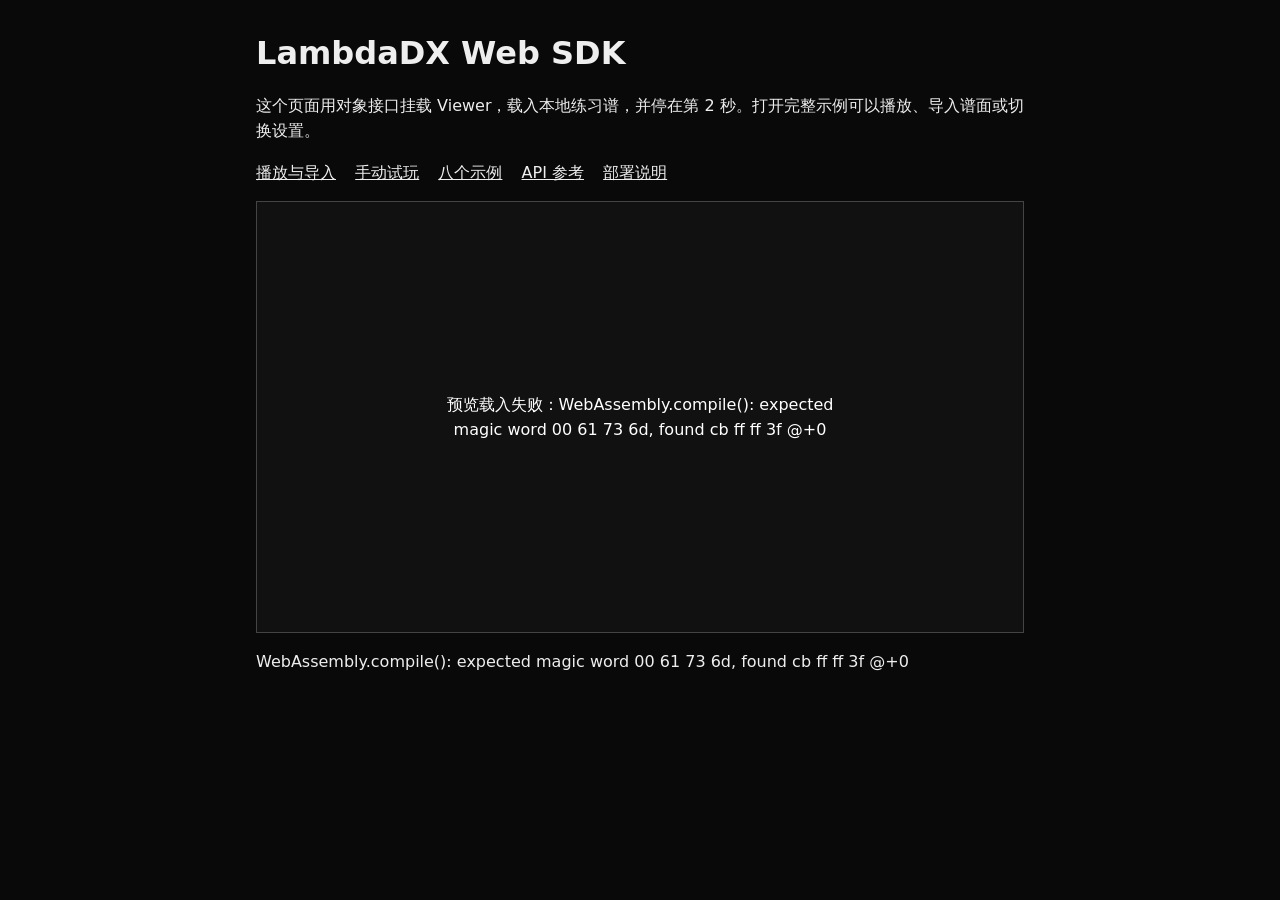
<file: index.html>
<!doctype html>
<html lang="zh-CN">
<meta charset="utf-8">
<meta name="viewport" content="width=device-width,initial-scale=1">
<title>LambdaDX Web SDK</title>
<style>
  :root{color-scheme:dark;font:16px/1.6 system-ui;background:#090909;color:#eee}
  body{max-width:48rem;margin:4vh auto;padding:0 1rem}h1{line-height:1.1}
  nav{display:flex;gap:.6rem 1.2rem;flex-wrap:wrap;margin:1rem 0}a{color:inherit}
  #stage{background:#111;border:1px solid #444}#status{min-height:1.6em}
</style>
<h1>LambdaDX Web SDK</h1>
<p>这个页面用对象接口挂载 Viewer，载入本地练习谱，并停在第 2 秒。打开完整示例可以播放、导入谱面或切换设置。</p>
<nav aria-label="开发者入口">
  <a href="./padview/demo/original.html">播放与导入</a><a href="./padview/demo/player.html">手动试玩</a>
  <a href="./padview/demo/index.html">八个示例</a><a href="./padview/demo/api.html">API 参考</a>
  <a href="./README.md">部署说明</a>
</nav>
<div id="stage"></div><p id="status" role="status">正在载入练习谱…</p>
<script type="module">
  import {mountPadview} from './padview/embed.js';
  const stage = document.querySelector('#stage'), status = document.querySelector('#status');
  stage.addEventListener('padview-message', ({detail}) => {
    if (detail.type === 'padview:state' && detail.title)
      status.textContent = detail.title + ' · ' + detail.time.toFixed(2) + ' s';
    if (detail.type === 'padview:error') status.textContent = detail.message;
  });
  try {
    const view = mountPadview(stage, {assetPack: 'viewer', sharedConfig: false});
    const response = await fetch('./padview/demo/chart.json');
    if (!response.ok) throw Error('读取谱面失败：HTTP ' + response.status);
    const chartJson = await response.text();
    await view.ready;
    view.load(JSON.parse(chartJson), {chartJson});
    view.setTime(2, {seek: true});
    view.requestState();
  } catch (error) {
    status.textContent = error.message;
  }
</script>
</html>
</file>
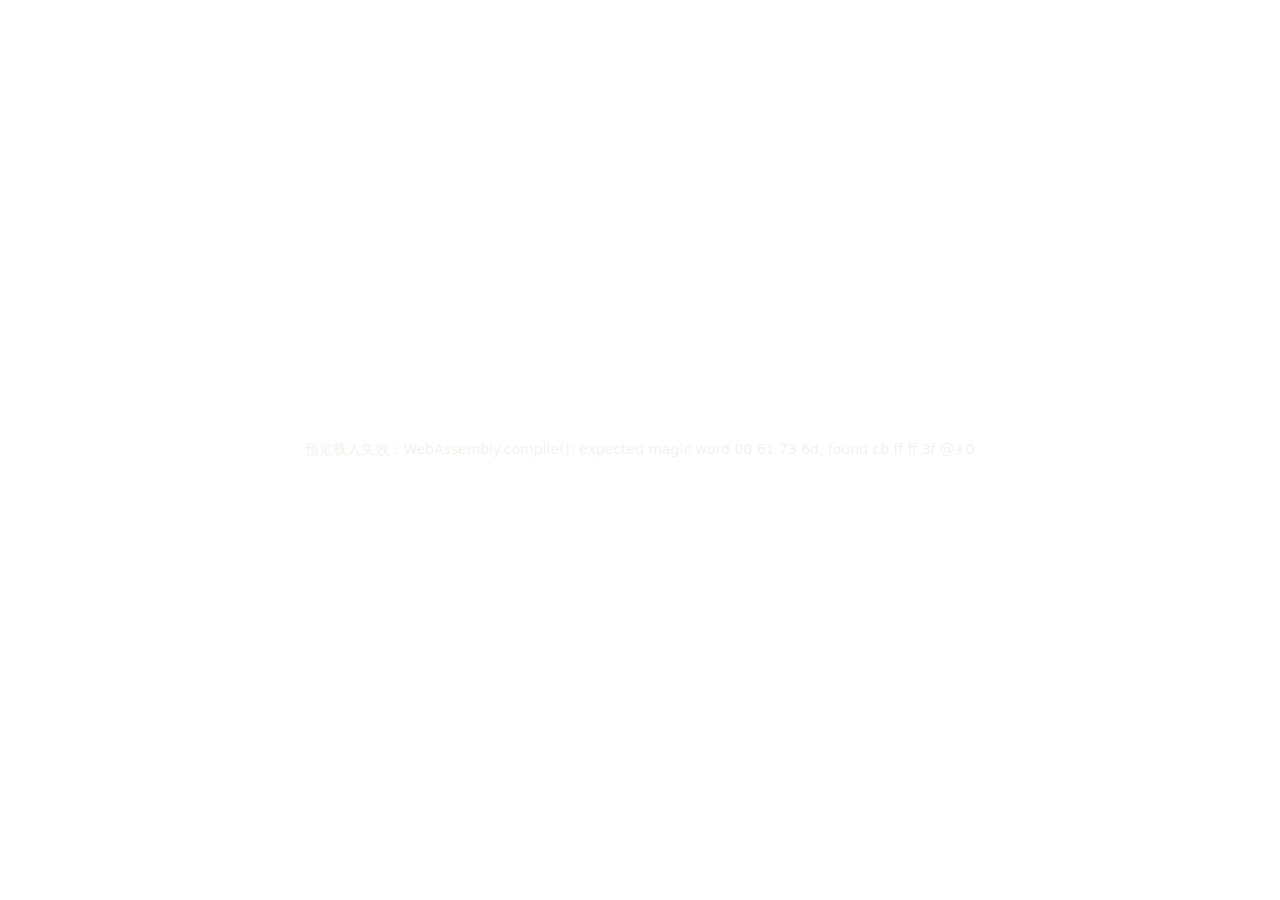
<file: padview/index.html>
<!doctype html>
<html lang="zh-CN">
<head>
  <meta name="padview-build" content="e65db7d9">
  <meta charset="utf-8">
  <meta name="viewport" content="width=device-width,initial-scale=1,viewport-fit=cover">
  <title>LambdaDX Padview</title>
  <link rel="stylesheet" href="layout.css?v=e65db7d9-80c36711">
  <style>
    html,body{margin:0;background:#080808;color:#f3f1ec;font:14px system-ui,sans-serif}
    body{--padview-size:100svh}
    #glcanvas{display:block;width:100%;height:100%;outline:0}
    #status{position:absolute;inset:0;display:grid;place-items:center;padding:24px;text-align:center;pointer-events:none}
    #status[hidden]{display:none}
  </style>
</head>
<body data-padview-layout="overlay">
  <script>if((new URLSearchParams(location.search).get('transparent') ?? '1')!=='1')document.body.dataset.padviewLayout='flow';</script>
  <div class="padview-board">
  <canvas id="glcanvas" style="visibility:hidden" tabindex="0" aria-label="谱面预览；使用 1 至 8 和 T 中心键，或触摸圆盘"></canvas>
  <div id="status" role="status">正在准备预览…</div>
  </div>
  <section class="padview-info" aria-label="谱面信息"></section>
  <script src="mq_js_bundle.js?v=e65db7d9-f5cac96c"></script>
  <script src="audio.js?v=e65db7d9-2f52cbdd"></script>
  <script src="assets.js?v=e65db7d9-e1cab3b8"></script>
  <script src="profiles.js?v=e65db7d9-b75a8e95"></script>
  <script src="hud-editor.js?v=e65db7d9-739e2575"></script>
  <script src="hud.js?v=e65db7d9-3e2bb3cb"></script>
  <script src="media.js?v=e65db7d9-22eac8f3"></script>
  <script src="padview.js?v=e65db7d9-774588a8"></script>
</body>
</html>
</file>
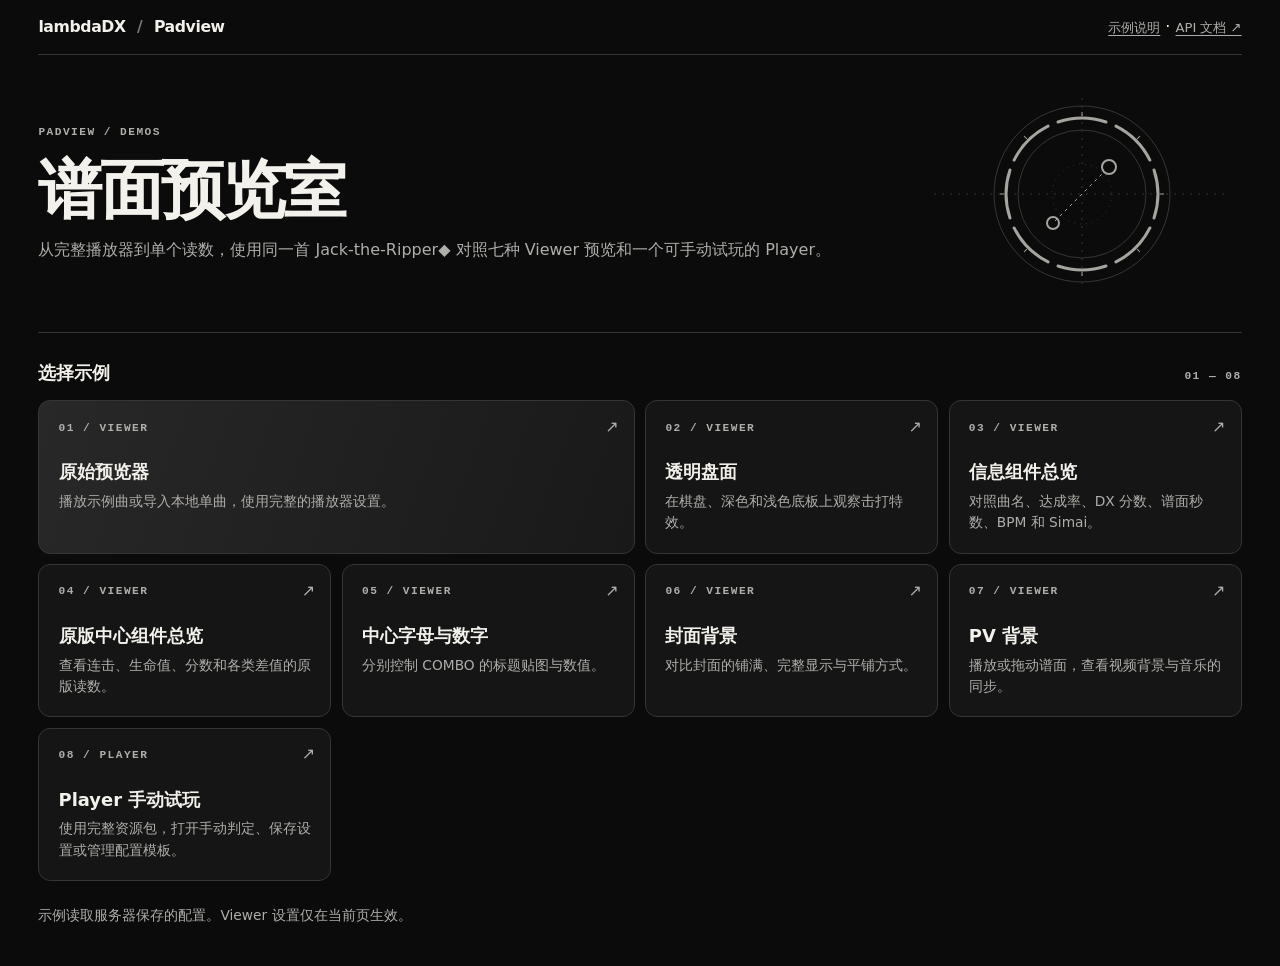
<file: padview/demo/index.html>
<!doctype html>
<html lang="zh-CN"><head>
  <meta charset="utf-8"><meta name="viewport" content="width=device-width,initial-scale=1">
  <title>Padview 示例</title><link rel="stylesheet" href="./demo.css">
</head><body><main class="catalog">
  <header class="masthead"><strong>lambdaDX <span>/</span> Padview</strong><nav aria-label="文档"><a href="./README.md">示例说明</a> · <a href="./api.html">API 文档 ↗</a></nav></header>
  <section class="catalog-intro" aria-labelledby="gallery-title">
    <div><p class="eyebrow">PADVIEW / DEMOS</p><h1 id="gallery-title">谱面预览室</h1>
    <p>从完整播放器到单个读数，使用同一首 Jack-the-Ripper◆ 对照七种 Viewer 预览和一个可手动试玩的 Player。</p></div>
    <svg class="dial" aria-hidden="true" focusable="false" viewBox="0 0 320 200" fill="none">
      <defs><g id="key"><path d="M136 28 Q160 20 184 28" stroke="currentColor" stroke-width="3" stroke-linecap="round"/><path d="M160 18v4" stroke="currentColor"/></g></defs>
      <g stroke="currentColor" opacity=".28"><path d="M12 100h296M160 4v192" stroke-dasharray="2 6"/><circle cx="160" cy="100" r="88"/><circle cx="160" cy="100" r="64"/><circle cx="160" cy="100" r="30" stroke-dasharray="1 5"/></g>
      <g><use href="#key"/><use href="#key" transform="rotate(45 160 100)"/><use href="#key" transform="rotate(90 160 100)"/><use href="#key" transform="rotate(135 160 100)"/><use href="#key" transform="rotate(180 160 100)"/><use href="#key" transform="rotate(225 160 100)"/><use href="#key" transform="rotate(270 160 100)"/><use href="#key" transform="rotate(315 160 100)"/></g>
      <path d="M133 127l49-49" stroke="currentColor" stroke-dasharray="3 4"/><g stroke="currentColor" stroke-width="2"><circle cx="131" cy="129" r="6"/><circle cx="187" cy="73" r="7"/></g>
    </svg>
  </section>
  <div class="catalog-heading"><h2>选择示例</h2><span>01 — 08</span></div>
  <nav class="demo-grid" aria-label="选择示例">
    <a href="./original.html"><small>01 / VIEWER</small><h2>原始预览器</h2><p>播放示例曲或导入本地单曲，使用完整的播放器设置。</p></a>
    <a href="./transparent.html"><small>02 / VIEWER</small><h2>透明盘面</h2><p>在棋盘、深色和浅色底板上观察击打特效。</p></a>
    <a href="./components.html"><small>03 / VIEWER</small><h2>信息组件总览</h2><p>对照曲名、达成率、DX 分数、谱面秒数、BPM 和 Simai。</p></a>
    <a href="./center.html"><small>04 / VIEWER</small><h2>原版中心组件总览</h2><p>查看连击、生命值、分数和各类差值的原版读数。</p></a>
    <a href="./labels.html"><small>05 / VIEWER</small><h2>中心字母与数字</h2><p>分别控制 COMBO 的标题贴图与数值。</p></a>
    <a href="./cover.html"><small>06 / VIEWER</small><h2>封面背景</h2><p>对比封面的铺满、完整显示与平铺方式。</p></a>
    <a href="./pv.html"><small>07 / VIEWER</small><h2>PV 背景</h2><p>播放或拖动谱面，查看视频背景与音乐的同步。</p></a>
    <a href="./player.html"><small>08 / PLAYER</small><h2>Player 手动试玩</h2><p>使用完整资源包，打开手动判定、保存设置或管理配置模板。</p></a>
  </nav>
  <footer>示例读取服务器保存的配置。Viewer 设置仅在当前页生效。</footer>
</main></body></html>
</file>
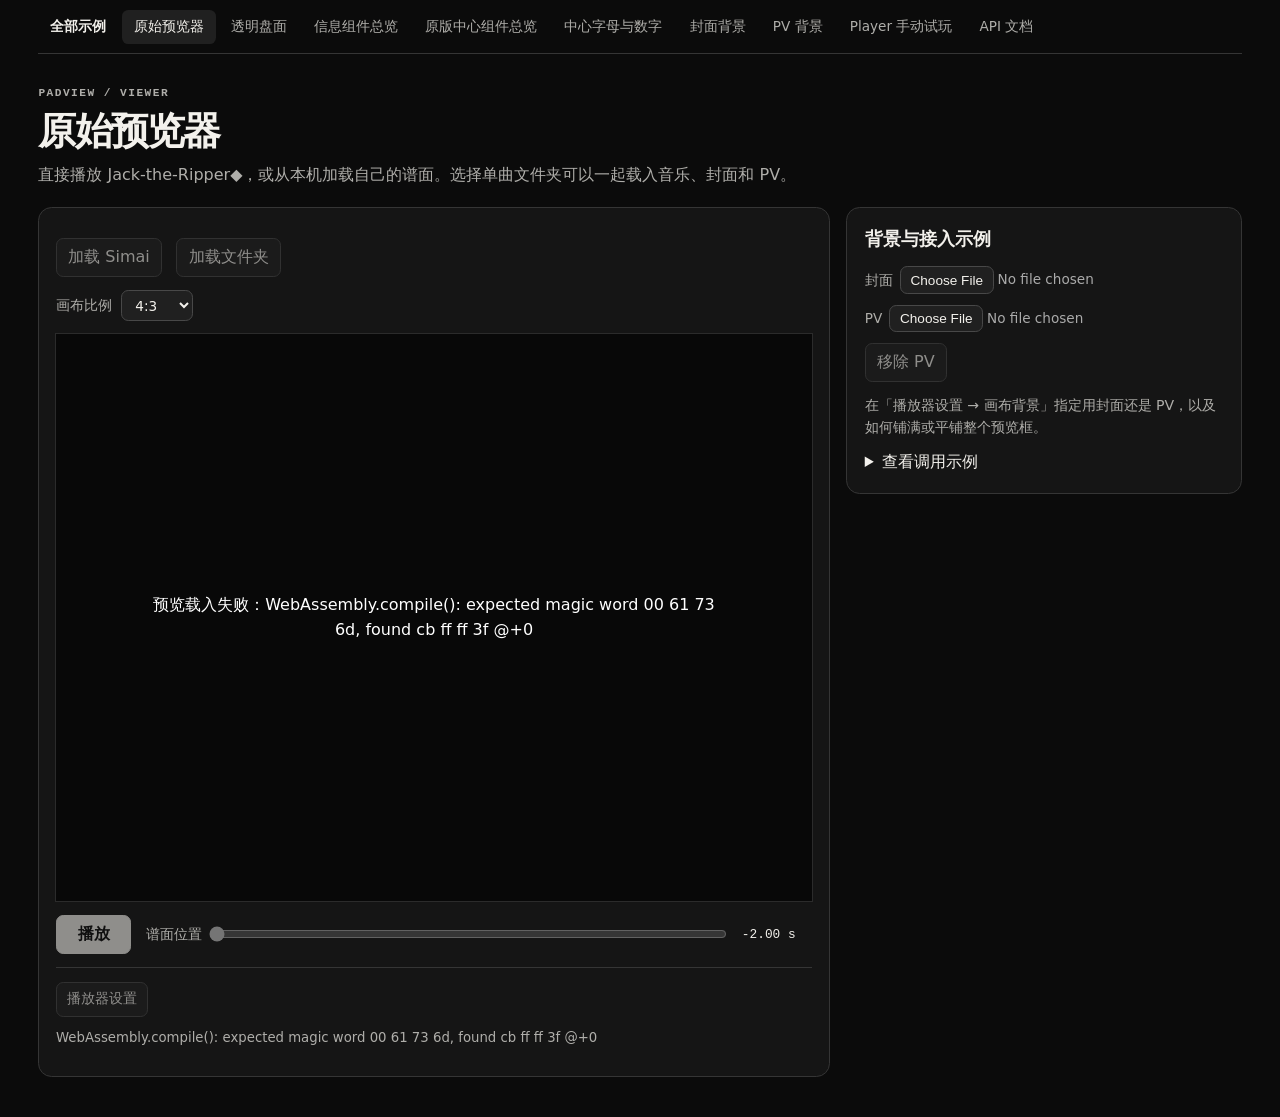
<file: padview/demo.html>
<!doctype html><html lang="zh-CN"><meta charset="utf-8"><title>Padview 示例</title>
<script>location.replace('./demo/original.html'+location.search+location.hash)</script>
<a href="./demo/original.html">打开原始预览器示例</a></html>
</file>
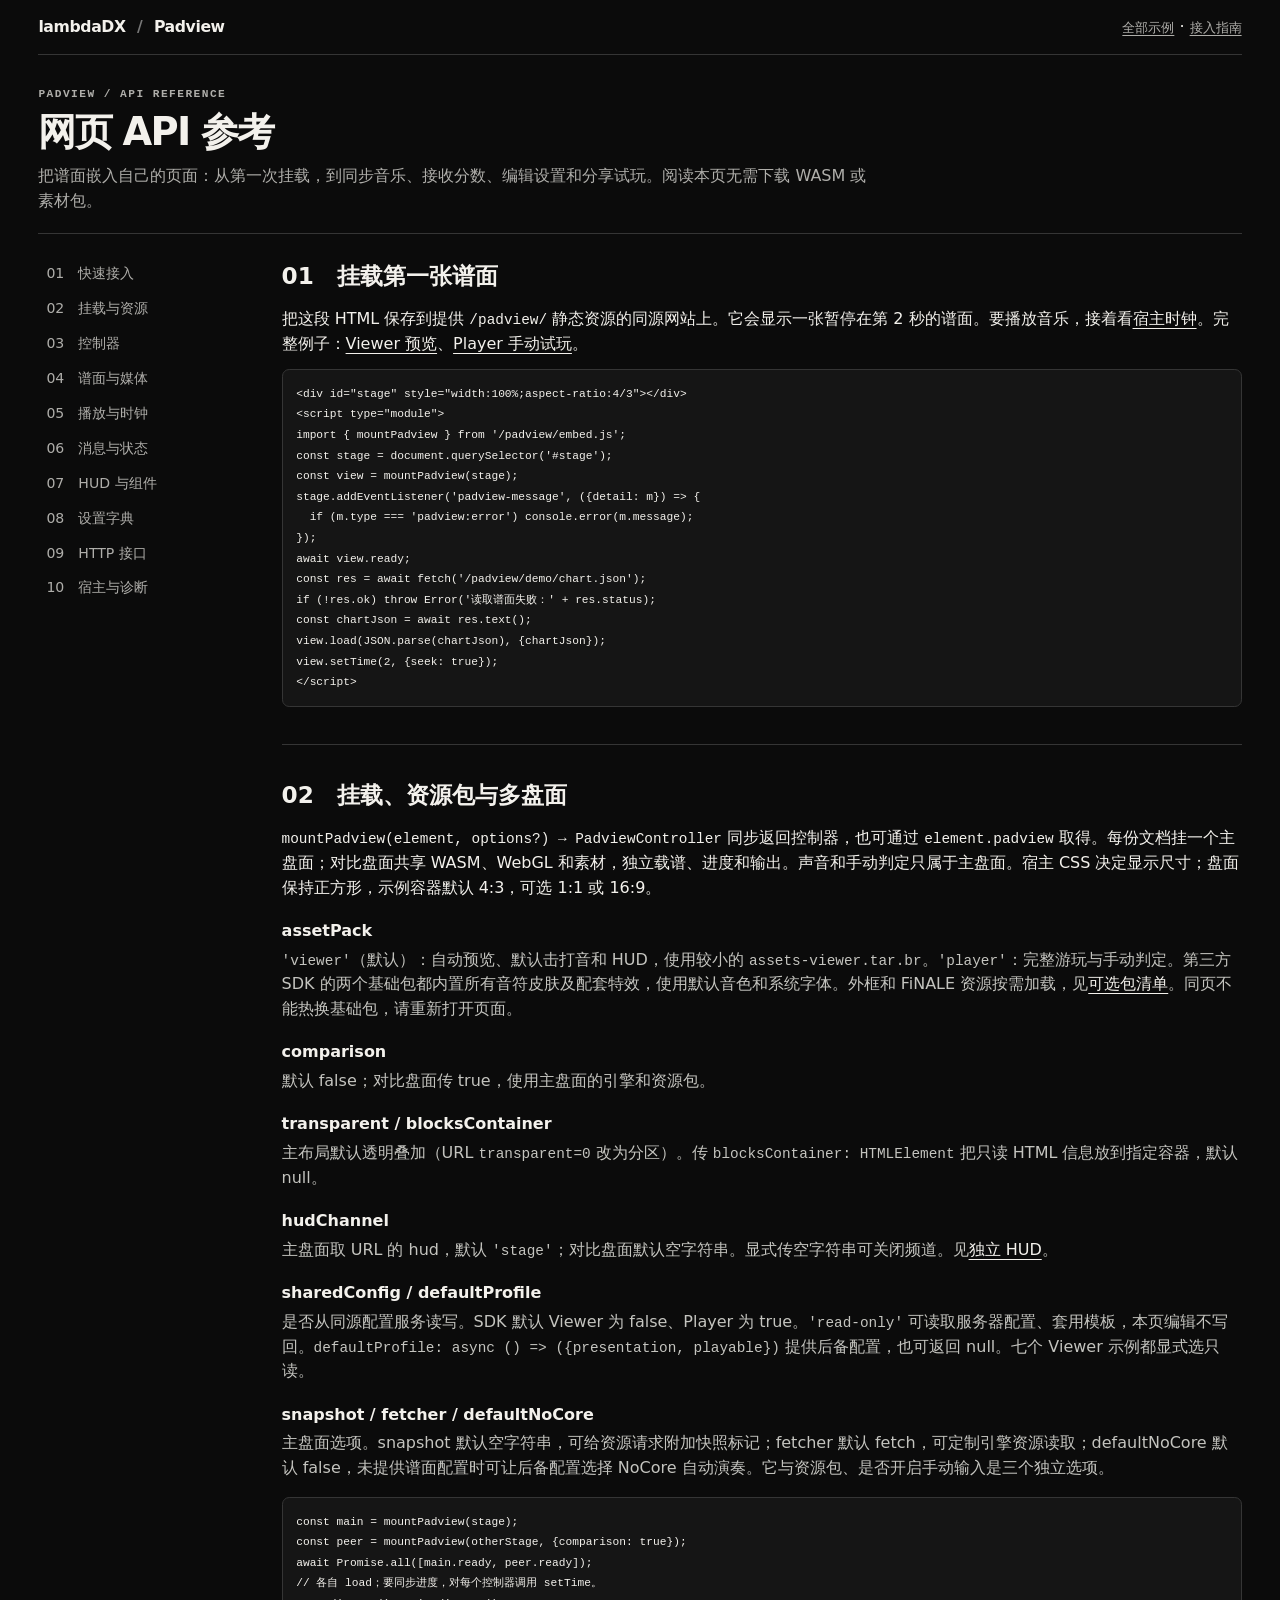
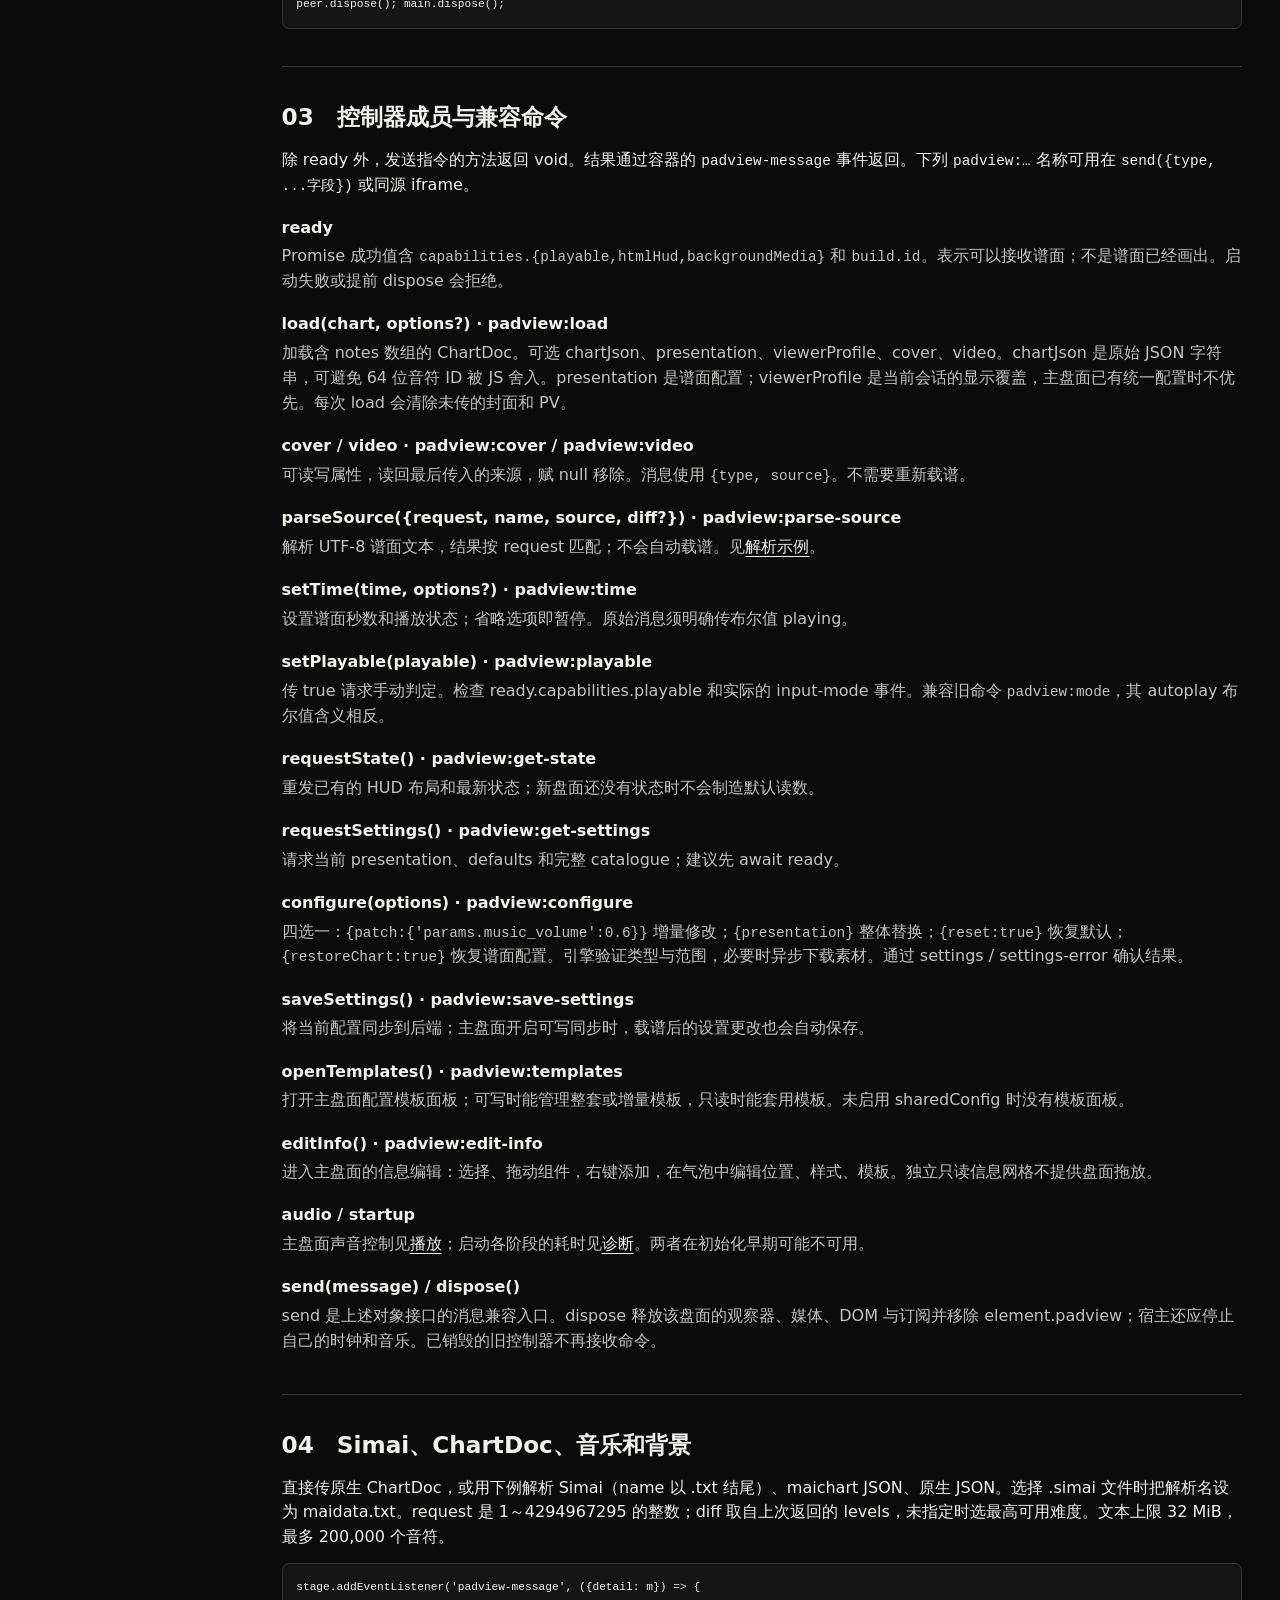
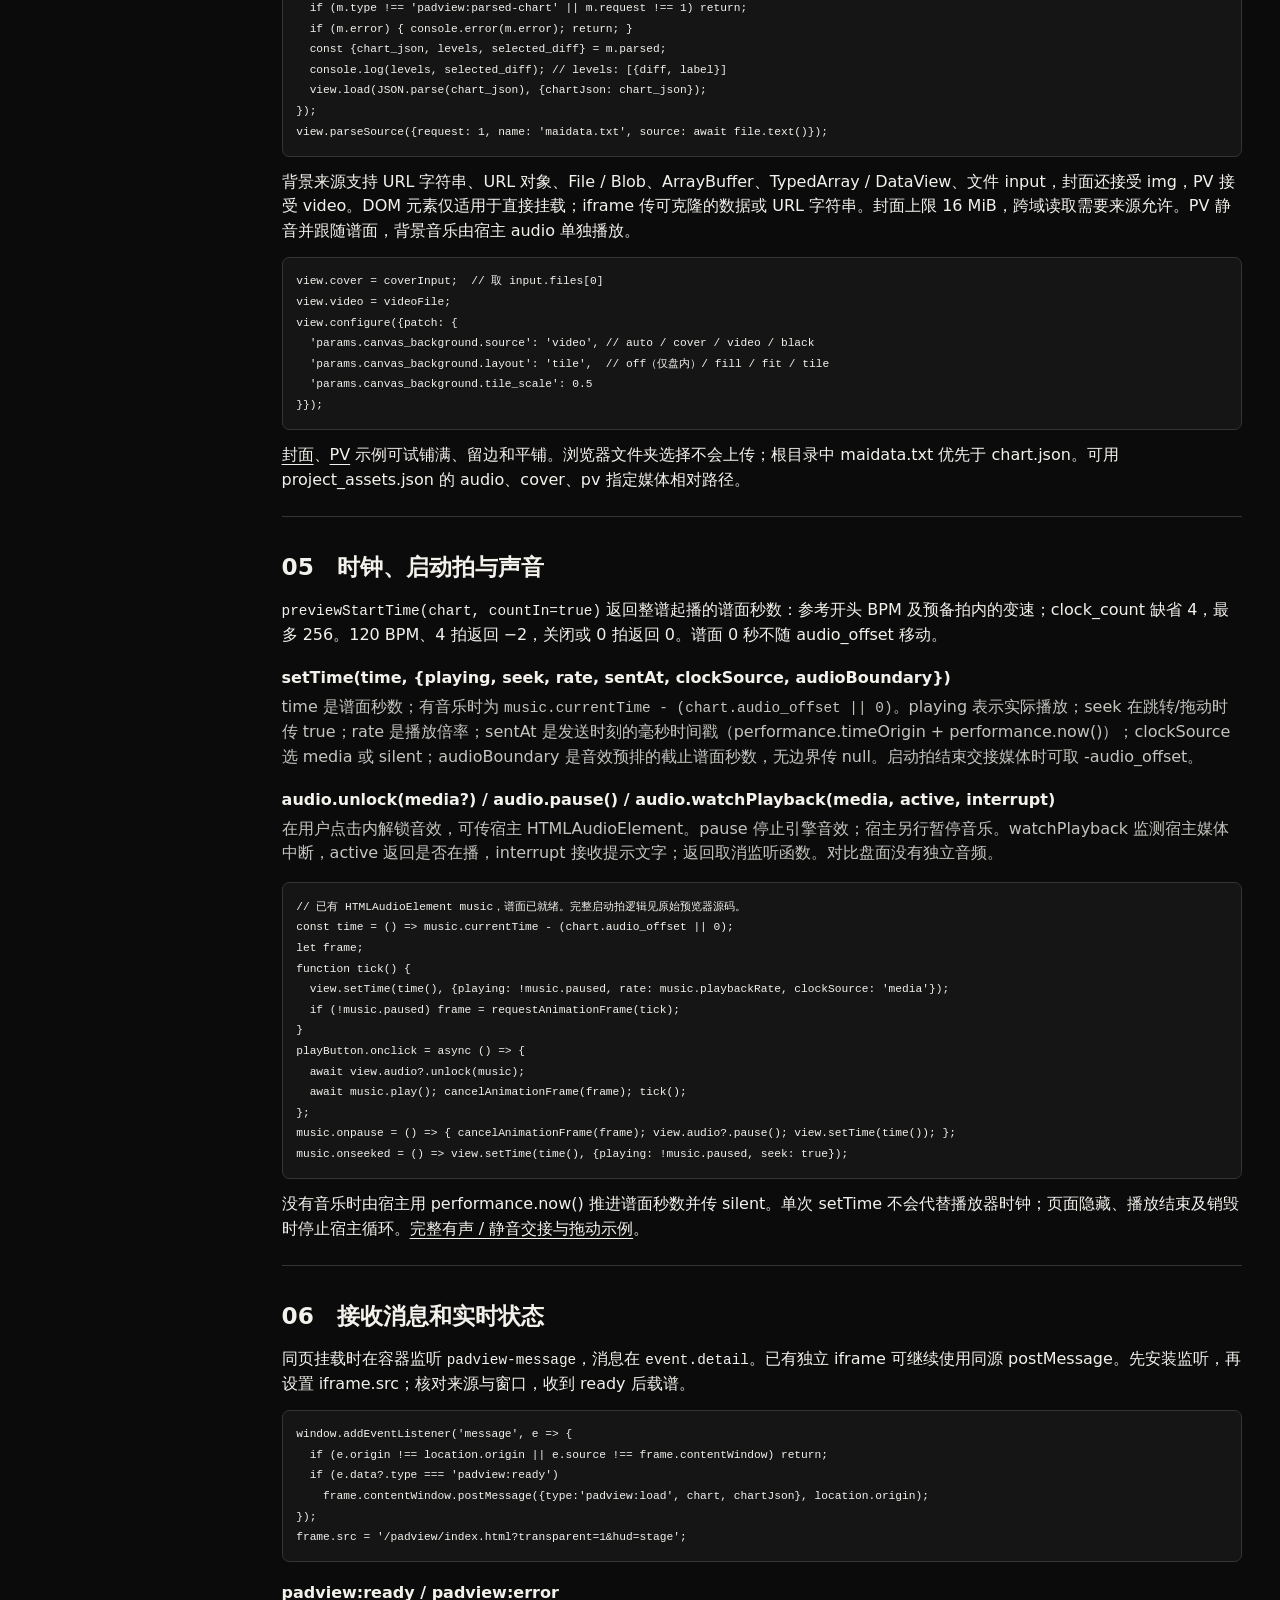
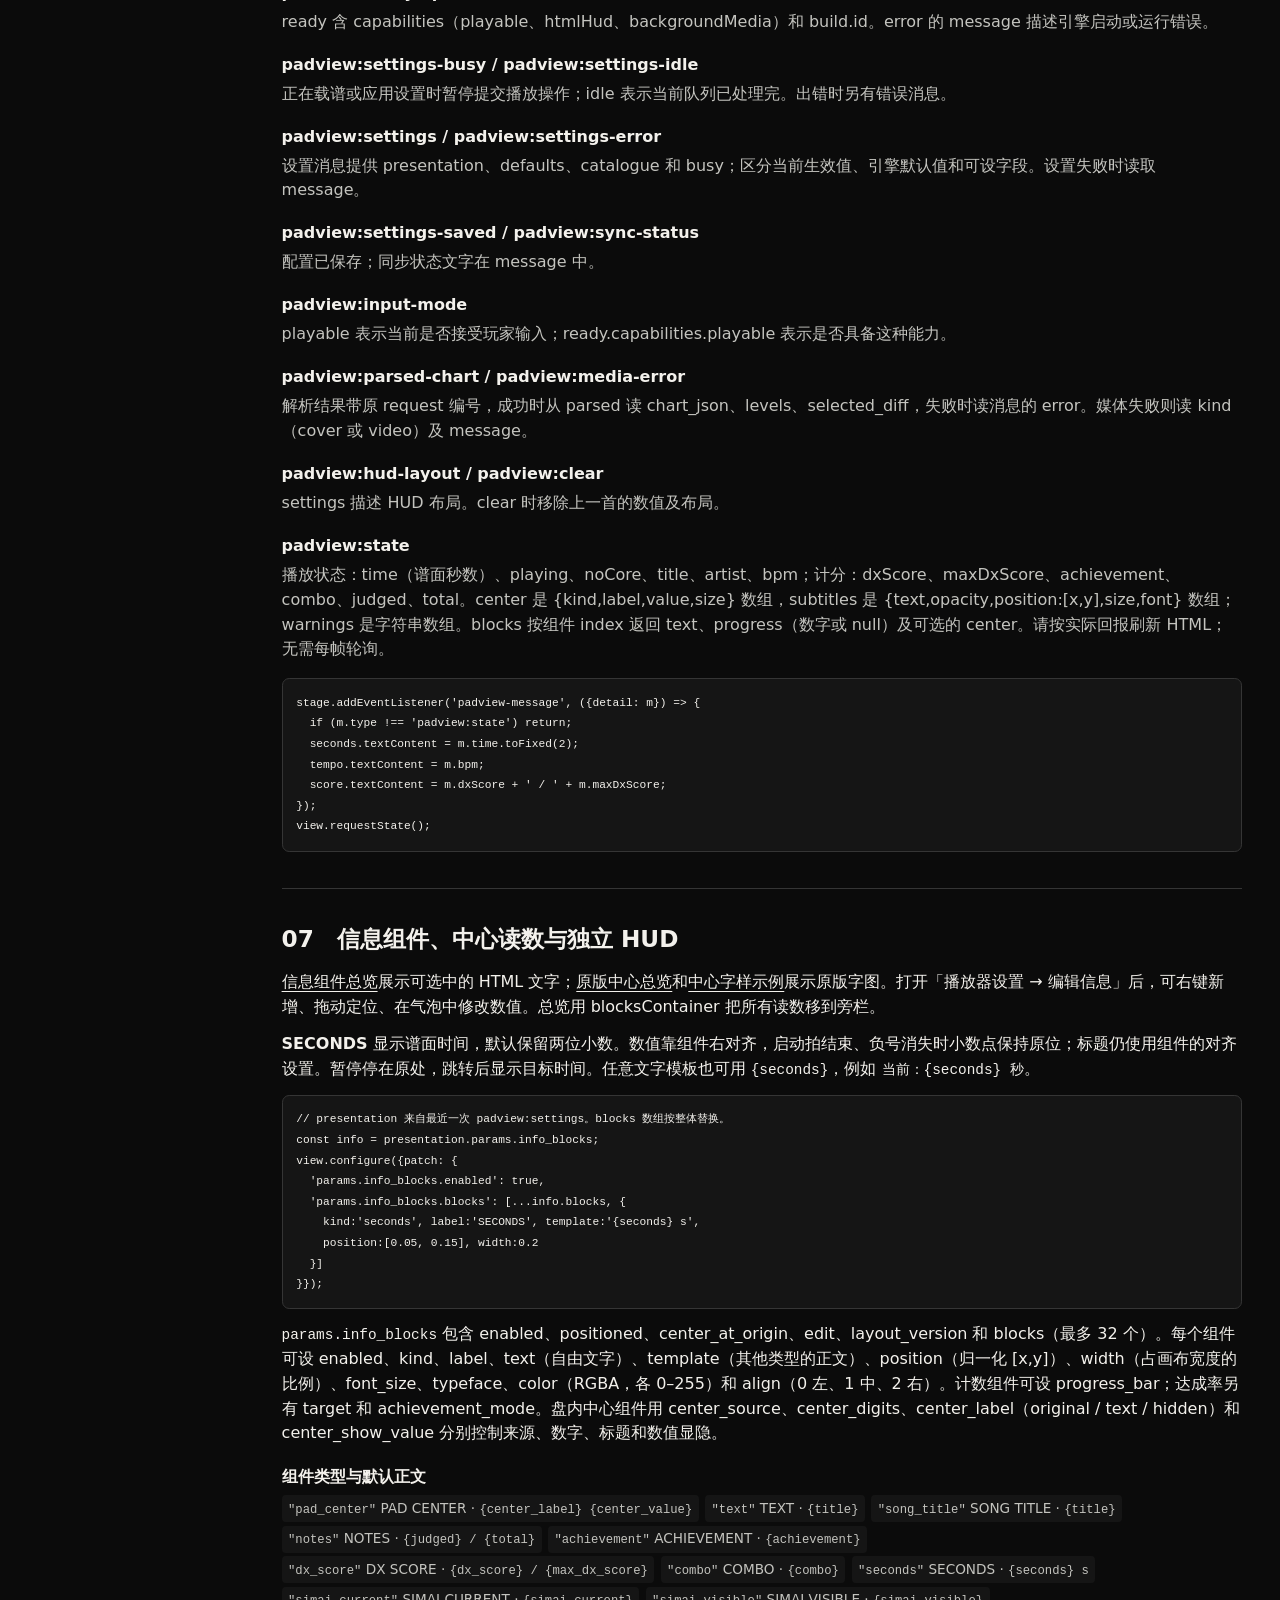
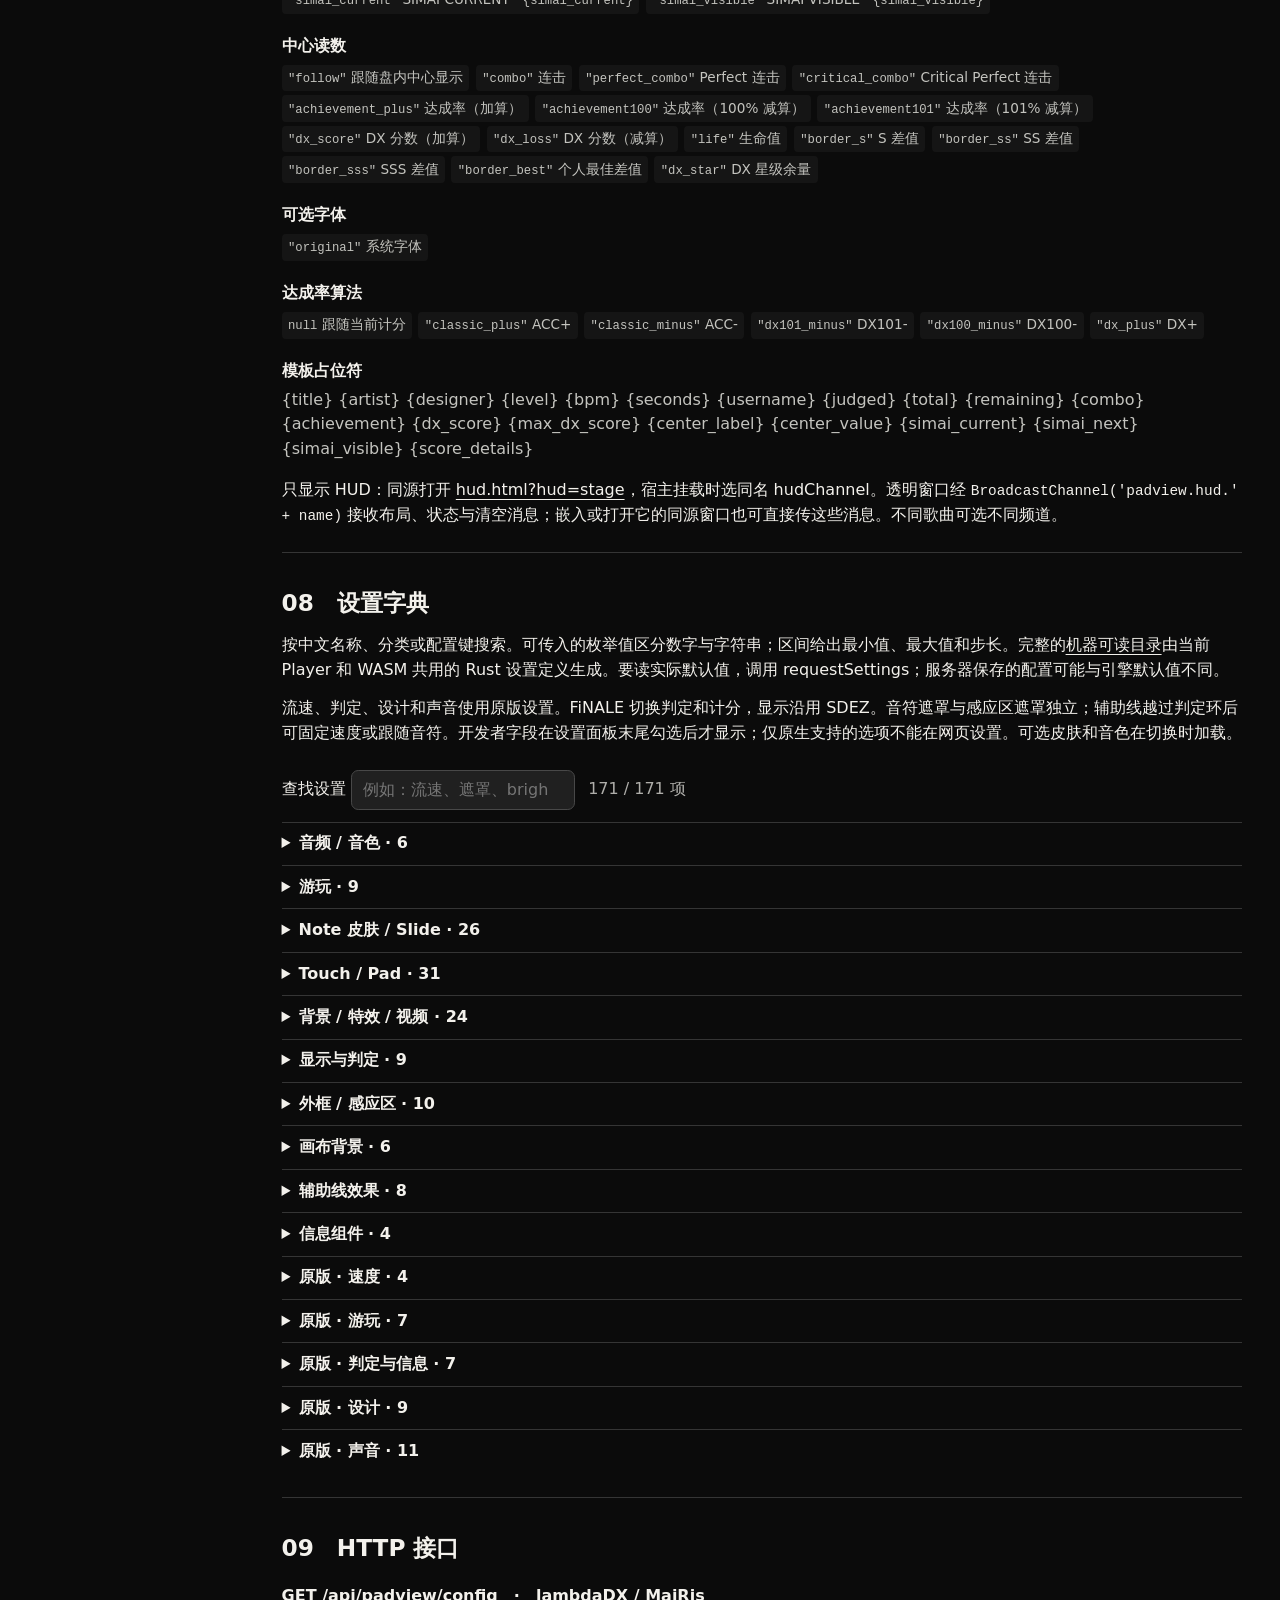
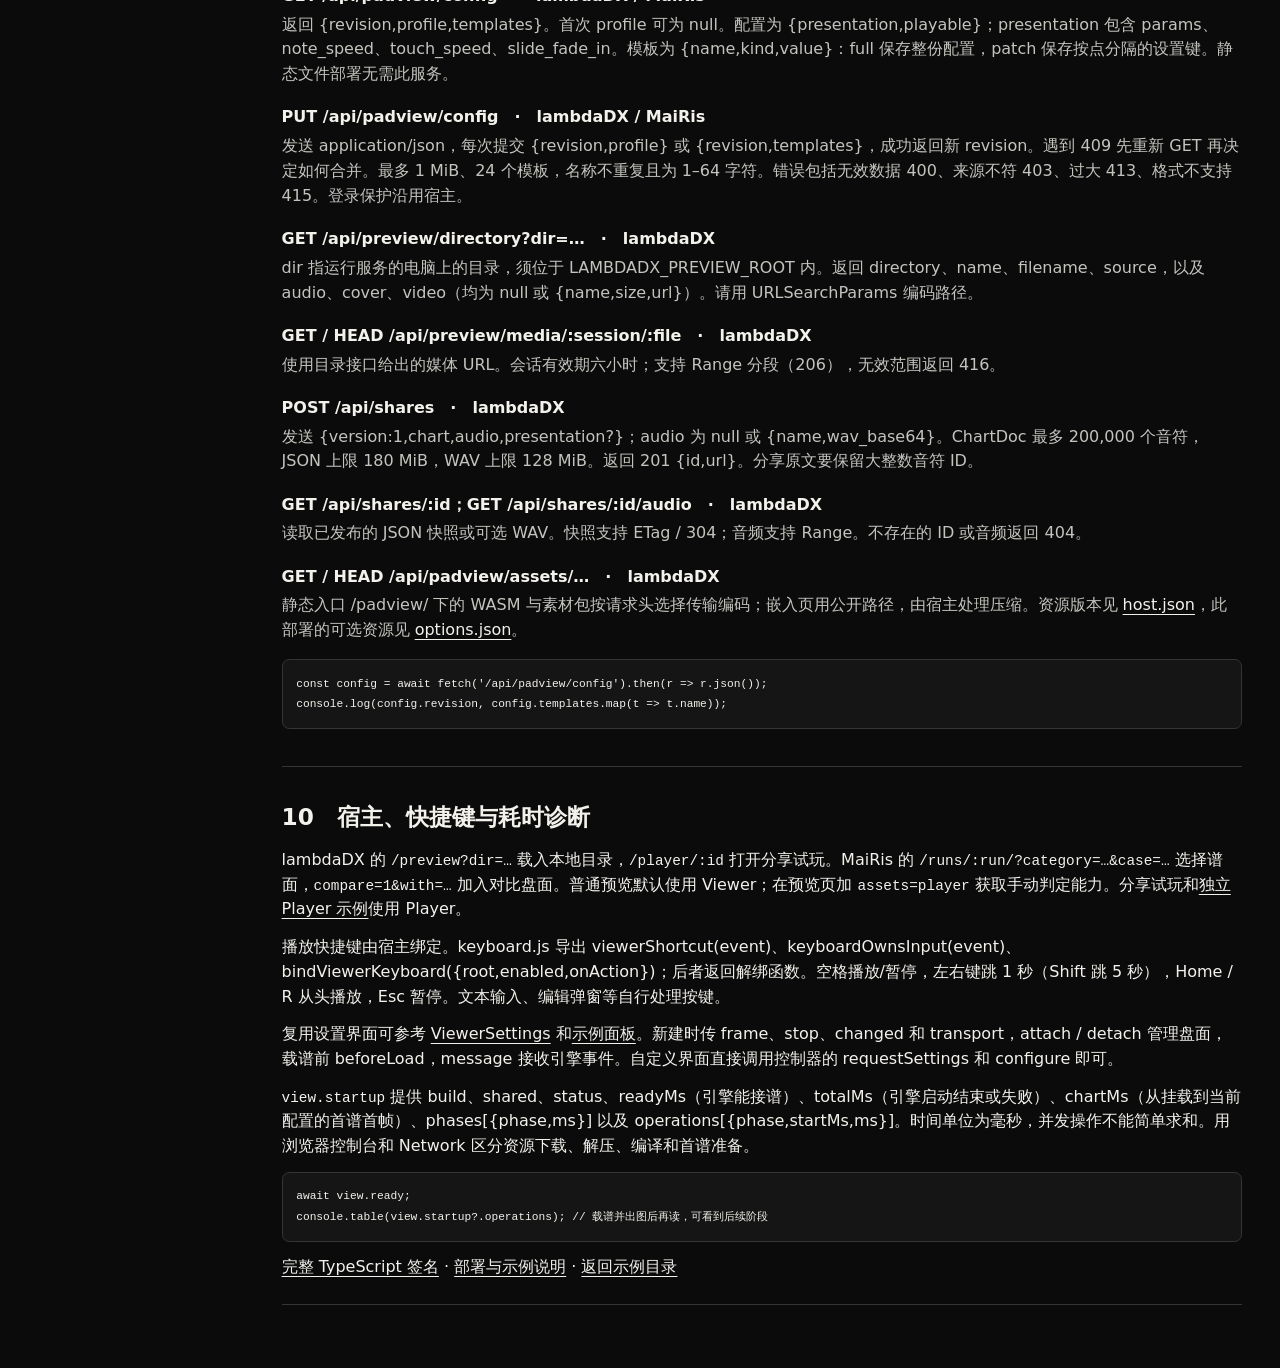
<file: padview/demo/api.html>
<!doctype html>
<html lang="zh-CN"><head><meta charset="utf-8"><meta name="viewport" content="width=device-width,initial-scale=1">
<title>Padview 网页 API 参考 · lambdaDX</title><link rel="stylesheet" href="./demo.css"><script src="./api-catalogue.js" defer></script></head>
<body><main class="api-doc">
<header class="masthead"><strong>lambdaDX <span>/</span> Padview</strong><nav><a href="./index.html">全部示例</a> · <a href="./README.md">接入指南</a></nav></header>
<p class="eyebrow">PADVIEW / API REFERENCE</p><h1>网页 API 参考</h1>
<p>把谱面嵌入自己的页面：从第一次挂载，到同步音乐、接收分数、编辑设置和分享试玩。阅读本页无需下载 WASM 或素材包。</p>
<div class="api-grid"><nav aria-label="文档目录"><a href="#start">01　快速接入</a><a href="#mount">02　挂载与资源</a><a href="#controller">03　控制器</a><a href="#source">04　谱面与媒体</a><a href="#clock">05　播放与时钟</a><a href="#messages">06　消息与状态</a><a href="#hud">07　HUD 与组件</a><a href="#settings">08　设置字典</a><a href="#http">09　HTTP 接口</a><a href="#hosts">10　宿主与诊断</a></nav>
<article>
<section id="start"><h2>01　挂载第一张谱面</h2>
<p>把这段 HTML 保存到提供 <code>/padview/</code> 静态资源的同源网站上。它会显示一张暂停在第 2 秒的谱面。要播放音乐，接着看<a href="#clock">宿主时钟</a>。完整例子：<a href="./original.html">Viewer 预览</a>、<a href="./player.html">Player 手动试玩</a>。</p>
<pre><code>&lt;div id="stage" style="width:100%;aspect-ratio:4/3"&gt;&lt;/div&gt;
&lt;script type="module"&gt;
import { mountPadview } from '/padview/embed.js';
const stage = document.querySelector('#stage');
const view = mountPadview(stage);
stage.addEventListener('padview-message', ({detail: m}) =&gt; {
  if (m.type === 'padview:error') console.error(m.message);
});
await view.ready;
const res = await fetch('/padview/demo/chart.json');
if (!res.ok) throw Error('读取谱面失败：' + res.status);
const chartJson = await res.text();
view.load(JSON.parse(chartJson), {chartJson});
view.setTime(2, {seek: true});
&lt;/script&gt;</code></pre></section>
<section id="mount"><h2>02　挂载、资源包与多盘面</h2>
<p><code>mountPadview(element, options?) → PadviewController</code> 同步返回控制器，也可通过 <code>element.padview</code> 取得。每份文档挂一个主盘面；对比盘面共享 WASM、WebGL 和素材，独立载谱、进度和输出。声音和手动判定只属于主盘面。宿主 CSS 决定显示尺寸；盘面保持正方形，示例容器默认 4:3，可选 1:1 或 16:9。</p>
<dl><dt>assetPack</dt><dd><code>'viewer'</code>（默认）：自动预览、默认击打音和 HUD，使用较小的 <code>assets-viewer.tar.br</code>。<code>'player'</code>：完整游玩与手动判定。第三方 SDK 的两个基础包都内置所有音符皮肤及配套特效，使用默认音色和系统字体。外框和 FiNALE 资源按需加载，见<a href="../options.json">可选包清单</a>。同页不能热换基础包，请重新打开页面。</dd>
<dt>comparison</dt><dd>默认 false；对比盘面传 true，使用主盘面的引擎和资源包。</dd>
<dt>transparent / blocksContainer</dt><dd>主布局默认透明叠加（URL <code>transparent=0</code> 改为分区）。传 <code>blocksContainer: HTMLElement</code> 把只读 HTML 信息放到指定容器，默认 null。</dd>
<dt>hudChannel</dt><dd>主盘面取 URL 的 hud，默认 <code>'stage'</code>；对比盘面默认空字符串。显式传空字符串可关闭频道。见<a href="#hud">独立 HUD</a>。</dd>
<dt>sharedConfig / defaultProfile</dt><dd>是否从同源配置服务读写。SDK 默认 Viewer 为 false、Player 为 true。<code>'read-only'</code> 可读取服务器配置、套用模板，本页编辑不写回。<code>defaultProfile: async () =&gt; ({presentation, playable})</code> 提供后备配置，也可返回 null。七个 Viewer 示例都显式选只读。</dd>
<dt>snapshot / fetcher / defaultNoCore</dt><dd>主盘面选项。snapshot 默认空字符串，可给资源请求附加快照标记；fetcher 默认 fetch，可定制引擎资源读取；defaultNoCore 默认 false，未提供谱面配置时可让后备配置选择 NoCore 自动演奏。它与资源包、是否开启手动输入是三个独立选项。</dd></dl>
<pre><code>const main = mountPadview(stage);
const peer = mountPadview(otherStage, {comparison: true});
await Promise.all([main.ready, peer.ready]);
// 各自 load；要同步进度，对每个控制器调用 setTime。
peer.dispose(); main.dispose();</code></pre></section>
<section id="controller"><h2>03　控制器成员与兼容命令</h2>
<p>除 ready 外，发送指令的方法返回 void。结果通过容器的 <code>padview-message</code> 事件返回。下列 <code>padview:…</code> 名称可用在 <code>send({type, ...字段})</code> 或同源 iframe。</p>
<dl>
<dt>ready</dt><dd>Promise 成功值含 <code>capabilities.{playable,htmlHud,backgroundMedia}</code> 和 <code>build.id</code>。表示可以接收谱面；不是谱面已经画出。启动失败或提前 dispose 会拒绝。</dd>
<dt>load(chart, options?) · padview:load</dt><dd>加载含 notes 数组的 ChartDoc。可选 chartJson、presentation、viewerProfile、cover、video。chartJson 是原始 JSON 字符串，可避免 64 位音符 ID 被 JS 舍入。presentation 是谱面配置；viewerProfile 是当前会话的显示覆盖，主盘面已有统一配置时不优先。每次 load 会清除未传的封面和 PV。</dd>
<dt>cover / video · padview:cover / padview:video</dt><dd>可读写属性，读回最后传入的来源，赋 null 移除。消息使用 <code>{type, source}</code>。不需要重新载谱。</dd>
<dt>parseSource({request, name, source, diff?}) · padview:parse-source</dt><dd>解析 UTF-8 谱面文本，结果按 request 匹配；不会自动载谱。见<a href="#source">解析示例</a>。</dd>
<dt>setTime(time, options?) · padview:time</dt><dd>设置谱面秒数和播放状态；省略选项即暂停。原始消息须明确传布尔值 playing。</dd>
<dt>setPlayable(playable) · padview:playable</dt><dd>传 true 请求手动判定。检查 ready.capabilities.playable 和实际的 input-mode 事件。兼容旧命令 <code>padview:mode</code>，其 autoplay 布尔值含义相反。</dd>
<dt>requestState() · padview:get-state</dt><dd>重发已有的 HUD 布局和最新状态；新盘面还没有状态时不会制造默认读数。</dd>
<dt>requestSettings() · padview:get-settings</dt><dd>请求当前 presentation、defaults 和完整 catalogue；建议先 await ready。</dd>
<dt>configure(options) · padview:configure</dt><dd>四选一：<code>{patch:{'params.music_volume':0.6}}</code> 增量修改；<code>{presentation}</code> 整体替换；<code>{reset:true}</code> 恢复默认；<code>{restoreChart:true}</code> 恢复谱面配置。引擎验证类型与范围，必要时异步下载素材。通过 settings / settings-error 确认结果。</dd>
<dt>saveSettings() · padview:save-settings</dt><dd>将当前配置同步到后端；主盘面开启可写同步时，载谱后的设置更改也会自动保存。</dd>
<dt>openTemplates() · padview:templates</dt><dd>打开主盘面配置模板面板；可写时能管理整套或增量模板，只读时能套用模板。未启用 sharedConfig 时没有模板面板。</dd>
<dt>editInfo() · padview:edit-info</dt><dd>进入主盘面的信息编辑：选择、拖动组件，右键添加，在气泡中编辑位置、样式、模板。独立只读信息网格不提供盘面拖放。</dd>
<dt>audio / startup</dt><dd>主盘面声音控制见<a href="#clock">播放</a>；启动各阶段的耗时见<a href="#hosts">诊断</a>。两者在初始化早期可能不可用。</dd>
<dt>send(message) / dispose()</dt><dd>send 是上述对象接口的消息兼容入口。dispose 释放该盘面的观察器、媒体、DOM 与订阅并移除 element.padview；宿主还应停止自己的时钟和音乐。已销毁的旧控制器不再接收命令。</dd></dl></section>
<section id="source"><h2>04　Simai、ChartDoc、音乐和背景</h2>
<p>直接传原生 ChartDoc，或用下例解析 Simai（name 以 .txt 结尾）、maichart JSON、原生 JSON。选择 .simai 文件时把解析名设为 maidata.txt。request 是 1～4294967295 的整数；diff 取自上次返回的 levels，未指定时选最高可用难度。文本上限 32 MiB，最多 200,000 个音符。</p>
<pre><code>stage.addEventListener('padview-message', ({detail: m}) =&gt; {
  if (m.type !== 'padview:parsed-chart' || m.request !== 1) return;
  if (m.error) { console.error(m.error); return; }
  const {chart_json, levels, selected_diff} = m.parsed;
  console.log(levels, selected_diff); // levels: [{diff, label}]
  view.load(JSON.parse(chart_json), {chartJson: chart_json});
});
view.parseSource({request: 1, name: 'maidata.txt', source: await file.text()});</code></pre>
<p>背景来源支持 URL 字符串、URL 对象、File / Blob、ArrayBuffer、TypedArray / DataView、文件 input，封面还接受 img，PV 接受 video。DOM 元素仅适用于直接挂载；iframe 传可克隆的数据或 URL 字符串。封面上限 16 MiB，跨域读取需要来源允许。PV 静音并跟随谱面，背景音乐由宿主 audio 单独播放。</p>
<pre><code>view.cover = coverInput;  // 取 input.files[0]
view.video = videoFile;
view.configure({patch: {
  'params.canvas_background.source': 'video', // auto / cover / video / black
  'params.canvas_background.layout': 'tile',  // off（仅盘内）/ fill / fit / tile
  'params.canvas_background.tile_scale': 0.5
}});</code></pre><p><a href="./cover.html">封面</a>、<a href="./pv.html">PV</a> 示例可试铺满、留边和平铺。浏览器文件夹选择不会上传；根目录中 maidata.txt 优先于 chart.json。可用 project_assets.json 的 audio、cover、pv 指定媒体相对路径。</p></section>
<section id="clock"><h2>05　时钟、启动拍与声音</h2>
<p><code>previewStartTime(chart, countIn=true)</code> 返回整谱起播的谱面秒数：参考开头 BPM 及预备拍内的变速；clock_count 缺省 4，最多 256。120 BPM、4 拍返回 −2，关闭或 0 拍返回 0。谱面 0 秒不随 audio_offset 移动。</p>
<dl><dt>setTime(time, {playing, seek, rate, sentAt, clockSource, audioBoundary})</dt><dd>time 是谱面秒数；有音乐时为 <code>music.currentTime - (chart.audio_offset || 0)</code>。playing 表示实际播放；seek 在跳转/拖动时传 true；rate 是播放倍率；sentAt 是发送时刻的毫秒时间戳（performance.timeOrigin + performance.now()）；clockSource 选 media 或 silent；audioBoundary 是音效预排的截止谱面秒数，无边界传 null。启动拍结束交接媒体时可取 -audio_offset。</dd>
<dt>audio.unlock(media?) / audio.pause() / audio.watchPlayback(media, active, interrupt)</dt><dd>在用户点击内解锁音效，可传宿主 HTMLAudioElement。pause 停止引擎音效；宿主另行暂停音乐。watchPlayback 监测宿主媒体中断，active 返回是否在播，interrupt 接收提示文字；返回取消监听函数。对比盘面没有独立音频。</dd></dl>
<pre><code>// 已有 HTMLAudioElement music，谱面已就绪。完整启动拍逻辑见原始预览器源码。
const time = () =&gt; music.currentTime - (chart.audio_offset || 0);
let frame;
function tick() {
  view.setTime(time(), {playing: !music.paused, rate: music.playbackRate, clockSource: 'media'});
  if (!music.paused) frame = requestAnimationFrame(tick);
}
playButton.onclick = async () =&gt; {
  await view.audio?.unlock(music);
  await music.play(); cancelAnimationFrame(frame); tick();
};
music.onpause = () =&gt; { cancelAnimationFrame(frame); view.audio?.pause(); view.setTime(time()); };
music.onseeked = () =&gt; view.setTime(time(), {playing: !music.paused, seek: true});</code></pre>
<p>没有音乐时由宿主用 performance.now() 推进谱面秒数并传 silent。单次 setTime 不会代替播放器时钟；页面隐藏、播放结束及销毁时停止宿主循环。<a href="./original.js">完整有声 / 静音交接与拖动示例</a>。</p></section>
<section id="messages"><h2>06　接收消息和实时状态</h2>
<p>同页挂载时在容器监听 <code>padview-message</code>，消息在 <code>event.detail</code>。已有独立 iframe 可继续使用同源 postMessage。先安装监听，再设置 iframe.src；核对来源与窗口，收到 ready 后载谱。</p>
<pre><code>window.addEventListener('message', e =&gt; {
  if (e.origin !== location.origin || e.source !== frame.contentWindow) return;
  if (e.data?.type === 'padview:ready')
    frame.contentWindow.postMessage({type:'padview:load', chart, chartJson}, location.origin);
});
frame.src = '/padview/index.html?transparent=1&amp;hud=stage';</code></pre>
<dl><dt>padview:ready / padview:error</dt><dd>ready 含 capabilities（playable、htmlHud、backgroundMedia）和 build.id。error 的 message 描述引擎启动或运行错误。</dd>
<dt>padview:settings-busy / padview:settings-idle</dt><dd>正在载谱或应用设置时暂停提交播放操作；idle 表示当前队列已处理完。出错时另有错误消息。</dd>
<dt>padview:settings / padview:settings-error</dt><dd>设置消息提供 presentation、defaults、catalogue 和 busy；区分当前生效值、引擎默认值和可设字段。设置失败时读取 message。</dd>
<dt>padview:settings-saved / padview:sync-status</dt><dd>配置已保存；同步状态文字在 message 中。</dd>
<dt>padview:input-mode</dt><dd>playable 表示当前是否接受玩家输入；ready.capabilities.playable 表示是否具备这种能力。</dd>
<dt>padview:parsed-chart / padview:media-error</dt><dd>解析结果带原 request 编号，成功时从 parsed 读 chart_json、levels、selected_diff，失败时读消息的 error。媒体失败则读 kind（cover 或 video）及 message。</dd>
<dt>padview:hud-layout / padview:clear</dt><dd>settings 描述 HUD 布局。clear 时移除上一首的数值及布局。</dd>
<dt>padview:state</dt><dd>播放状态：time（谱面秒数）、playing、noCore、title、artist、bpm；计分：dxScore、maxDxScore、achievement、combo、judged、total。center 是 {kind,label,value,size} 数组，subtitles 是 {text,opacity,position:[x,y],size,font} 数组；warnings 是字符串数组。blocks 按组件 index 返回 text、progress（数字或 null）及可选的 center。请按实际回报刷新 HTML；无需每帧轮询。</dd></dl>
<pre><code>stage.addEventListener('padview-message', ({detail: m}) =&gt; {
  if (m.type !== 'padview:state') return;
  seconds.textContent = m.time.toFixed(2);
  tempo.textContent = m.bpm;
  score.textContent = m.dxScore + ' / ' + m.maxDxScore;
});
view.requestState();</code></pre></section>
<section id="hud"><h2>07　信息组件、中心读数与独立 HUD</h2>
<p><a href="./components.html">信息组件总览</a>展示可选中的 HTML 文字；<a href="./center.html">原版中心总览</a>和<a href="./labels.html">中心字样示例</a>展示原版字图。打开「播放器设置 → 编辑信息」后，可右键新增、拖动定位、在气泡中修改数值。总览用 blocksContainer 把所有读数移到旁栏。</p>
<p><strong>SECONDS</strong> 显示谱面时间，默认保留两位小数。数值靠组件右对齐，启动拍结束、负号消失时小数点保持原位；标题仍使用组件的对齐设置。暂停停在原处，跳转后显示目标时间。任意文字模板也可用 <code>{seconds}</code>，例如 <code>当前：{seconds} 秒</code>。</p>
<pre><code>// presentation 来自最近一次 padview:settings。blocks 数组按整体替换。
const info = presentation.params.info_blocks;
view.configure({patch: {
  'params.info_blocks.enabled': true,
  'params.info_blocks.blocks': [...info.blocks, {
    kind:'seconds', label:'SECONDS', template:'{seconds} s',
    position:[0.05, 0.15], width:0.2
  }]
}});</code></pre>
<p><code>params.info_blocks</code> 包含 enabled、positioned、center_at_origin、edit、layout_version 和 blocks（最多 32 个）。每个组件可设 enabled、kind、label、text（自由文字）、template（其他类型的正文）、position（归一化 [x,y]）、width（占画布宽度的比例）、font_size、typeface、color（RGBA，各 0–255）和 align（0 左、1 中、2 右）。计数组件可设 progress_bar；达成率另有 target 和 achievement_mode。盘内中心组件用 center_source、center_digits、center_label（original / text / hidden）和 center_show_value 分别控制来源、数字、标题和数值显隐。</p>
<div id="api-components"></div>
<p>只显示 HUD：同源打开 <a href="../hud.html?hud=stage">hud.html?hud=stage</a>，宿主挂载时选同名 hudChannel。透明窗口经 <code>BroadcastChannel('padview.hud.' + name)</code> 接收布局、状态与清空消息；嵌入或打开它的同源窗口也可直接传这些消息。不同歌曲可选不同频道。</p></section>
<section id="settings"><h2>08　设置字典</h2><p>按中文名称、分类或配置键搜索。可传入的枚举值区分数字与字符串；区间给出最小值、最大值和步长。完整的<a href="./api-catalogue.json">机器可读目录</a>由当前 Player 和 WASM 共用的 Rust 设置定义生成。要读实际默认值，调用 requestSettings；服务器保存的配置可能与引擎默认值不同。</p>
<p>流速、判定、设计和声音使用原版设置。FiNALE 切换判定和计分，显示沿用 SDEZ。音符遮罩与感应区遮罩独立；辅助线越过判定环后可固定速度或跟随音符。开发者字段在设置面板末尾勾选后才显示；仅原生支持的选项不能在网页设置。可选皮肤和音色在切换时加载。</p>
<label for="api-filter">查找设置</label> <input id="api-filter" type="search" placeholder="例如：流速、遮罩、brightness"> <output id="api-count" aria-live="polite">正在读取目录…</output><div id="api-fields"></div></section>
<section id="http"><h2>09　HTTP 接口</h2>
<dl><dt>GET /api/padview/config　·　lambdaDX / MaiRis</dt><dd>返回 {revision,profile,templates}。首次 profile 可为 null。配置为 {presentation,playable}；presentation 包含 params、note_speed、touch_speed、slide_fade_in。模板为 {name,kind,value}：full 保存整份配置，patch 保存按点分隔的设置键。静态文件部署无需此服务。</dd>
<dt>PUT /api/padview/config　·　lambdaDX / MaiRis</dt><dd>发送 application/json，每次提交 {revision,profile} 或 {revision,templates}，成功返回新 revision。遇到 409 先重新 GET 再决定如何合并。最多 1 MiB、24 个模板，名称不重复且为 1–64 字符。错误包括无效数据 400、来源不符 403、过大 413、格式不支持 415。登录保护沿用宿主。</dd>
<dt>GET /api/preview/directory?dir=…　·　lambdaDX</dt><dd>dir 指运行服务的电脑上的目录，须位于 LAMBDADX_PREVIEW_ROOT 内。返回 directory、name、filename、source，以及 audio、cover、video（均为 null 或 {name,size,url}）。请用 URLSearchParams 编码路径。</dd>
<dt>GET / HEAD /api/preview/media/:session/:file　·　lambdaDX</dt><dd>使用目录接口给出的媒体 URL。会话有效期六小时；支持 Range 分段（206），无效范围返回 416。</dd>
<dt>POST /api/shares　·　lambdaDX</dt><dd>发送 {version:1,chart,audio,presentation?}；audio 为 null 或 {name,wav_base64}。ChartDoc 最多 200,000 个音符，JSON 上限 180 MiB，WAV 上限 128 MiB。返回 201 {id,url}。分享原文要保留大整数音符 ID。</dd>
<dt>GET /api/shares/:id；GET /api/shares/:id/audio　·　lambdaDX</dt><dd>读取已发布的 JSON 快照或可选 WAV。快照支持 ETag / 304；音频支持 Range。不存在的 ID 或音频返回 404。</dd>
<dt>GET / HEAD /api/padview/assets/…　·　lambdaDX</dt><dd>静态入口 /padview/ 下的 WASM 与素材包按请求头选择传输编码；嵌入页用公开路径，由宿主处理压缩。资源版本见 <a href="../host.json">host.json</a>，此部署的可选资源见 <a href="../options.json">options.json</a>。</dd></dl>
<pre><code>const config = await fetch('/api/padview/config').then(r =&gt; r.json());
console.log(config.revision, config.templates.map(t =&gt; t.name));</code></pre></section>
<section id="hosts"><h2>10　宿主、快捷键与耗时诊断</h2>
<p>lambdaDX 的 <code>/preview?dir=…</code> 载入本地目录，<code>/player/:id</code> 打开分享试玩。MaiRis 的 <code>/runs/:run/?category=…&amp;case=…</code> 选择谱面，<code>compare=1&amp;with=…</code> 加入对比盘面。普通预览默认使用 Viewer；在预览页加 <code>assets=player</code> 获取手动判定能力。分享试玩和<a href="./player.html">独立 Player 示例</a>使用 Player。</p>
<p>播放快捷键由宿主绑定。keyboard.js 导出 viewerShortcut(event)、keyboardOwnsInput(event)、bindViewerKeyboard({root,enabled,onAction})；后者返回解绑函数。空格播放/暂停，左右键跳 1 秒（Shift 跳 5 秒），Home / R 从头播放，Esc 暂停。文本输入、编辑弹窗等自行处理按键。</p>
<p>复用设置界面可参考 <a href="../viewer-settings.js">ViewerSettings</a> 和<a href="./showcase.js">示例面板</a>。新建时传 frame、stop、changed 和 transport，attach / detach 管理盘面，载谱前 beforeLoad，message 接收引擎事件。自定义界面直接调用控制器的 requestSettings 和 configure 即可。</p>
<p><code>view.startup</code> 提供 build、shared、status、readyMs（引擎能接谱）、totalMs（引擎启动结束或失败）、chartMs（从挂载到当前配置的首谱首帧）、phases[{phase,ms}] 以及 operations[{phase,startMs,ms}]。时间单位为毫秒，并发操作不能简单求和。用浏览器控制台和 Network 区分资源下载、解压、编译和首谱准备。</p>
<pre><code>await view.ready;
console.table(view.startup?.operations); // 载谱并出图后再读，可看到后续阶段</code></pre>
<p><a href="../embed.d.ts">完整 TypeScript 签名</a> · <a href="./README.md">部署与示例说明</a> · <a href="./index.html">返回示例目录</a></p></section>
</article></div></main></body></html>
</file>
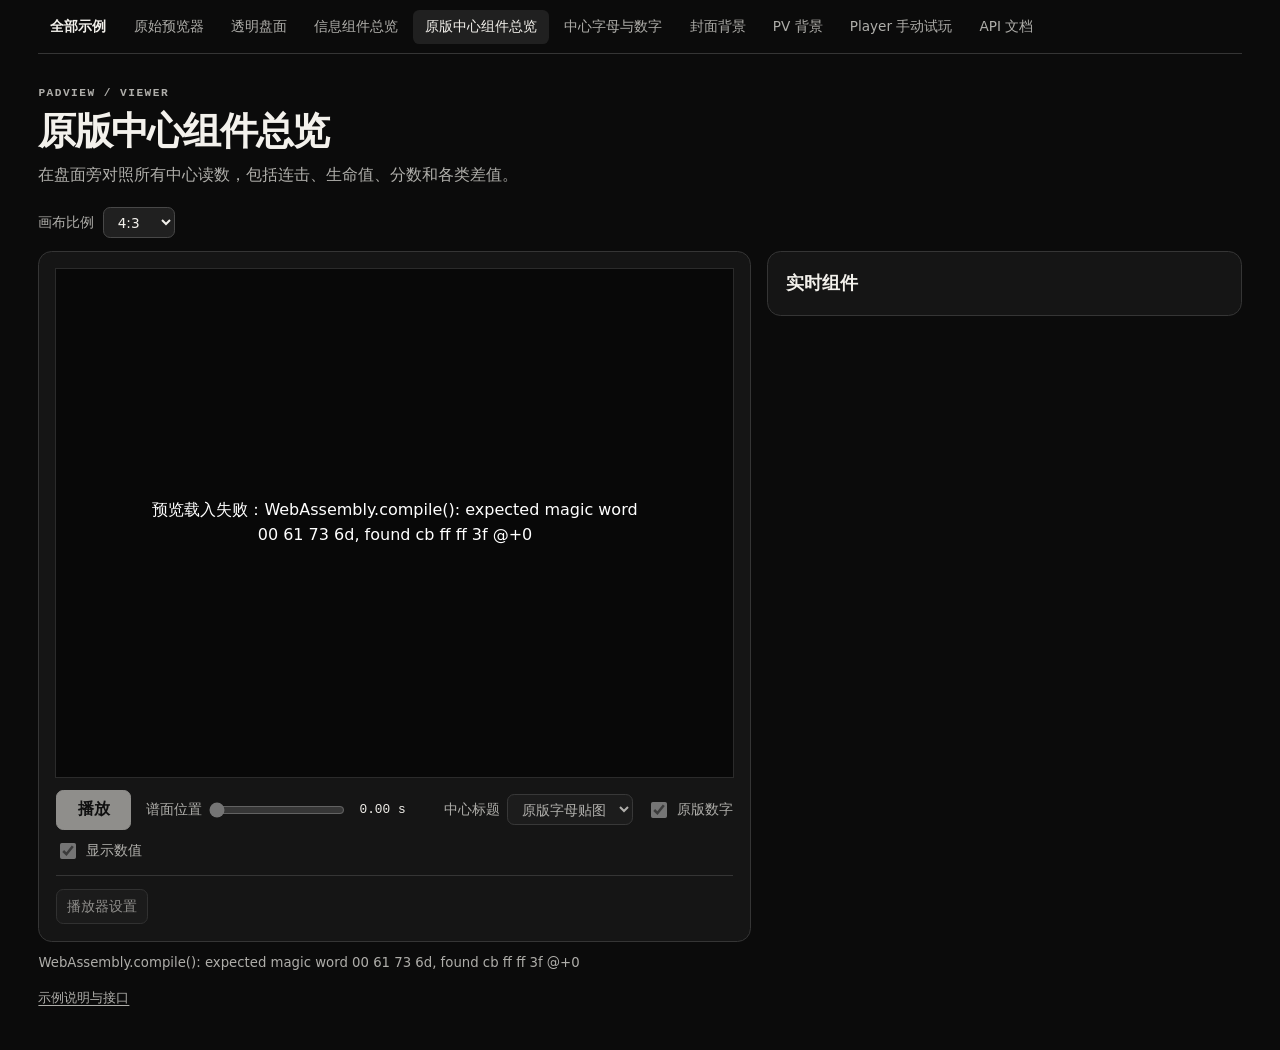
<file: padview/demo/center.html>
<!doctype html>
<html lang="zh-CN" data-standalone-demo><head><meta charset="utf-8"><meta name="viewport" content="width=device-width,initial-scale=1">
<title>原版中心组件总览 · Padview 示例</title><link rel="stylesheet" href="../layout.css" data-padview-layout-css><link rel="stylesheet" href="./demo.css"></head><body data-example="center"><main>
<nav class="demo-nav" aria-label="示例导航"><a href="./index.html">全部示例</a><a href="./original.html">原始预览器</a><a href="./transparent.html">透明盘面</a><a href="./components.html">信息组件总览</a><a href="./center.html" aria-current="page">原版中心组件总览</a><a href="./labels.html">中心字母与数字</a><a href="./cover.html">封面背景</a><a href="./pv.html">PV 背景</a><a href="./player.html">Player 手动试玩</a><a href="./api.html">API 文档</a></nav><p class="eyebrow">PADVIEW / VIEWER</p><h1>原版中心组件总览</h1><p>在盘面旁对照所有中心读数，包括连击、生命值、分数和各类差值。</p>
<label class="aspect-control">画布比例 <select id="aspect"><option>1:1</option><option selected>4:3</option><option>16:9</option></select></label>
<audio id="music" preload="metadata"></audio><div class="workbench overview-layout"><section aria-label="盘面与播放控制"><div id="stage" class="padview-surface" data-backing="checker" aria-label="谱面预览"></div>
<fieldset id="controls" disabled aria-label="预览控制"><button type="button" id="play">播放</button><label>谱面位置 <input id="seek" type="range" min="0" max="1" value="0" step="any"></label><output id="time" for="seek">0.00 s</output><label id="difficulty-label" hidden>难度 <select id="difficulty"></select></label><label>中心标题 <select id="letter-style"><option value="original">原版字母贴图</option><option value="text">文字</option><option value="hidden">隐藏</option></select></label><label><input type="checkbox" id="sprite-digits" checked> 原版数字</label><label><input type="checkbox" id="show-value" checked> 显示数值</label></fieldset></section>
<aside id="review-sidebar" class="overview-panel"><h2>实时组件</h2><div id="overview-blocks"></div></aside></div>
<p id="notice" role="status">正在加载谱面和配置…</p><a href="./README.md">示例说明与接口</a></main><script type="module" src="./original.js"></script></body></html>
</file>
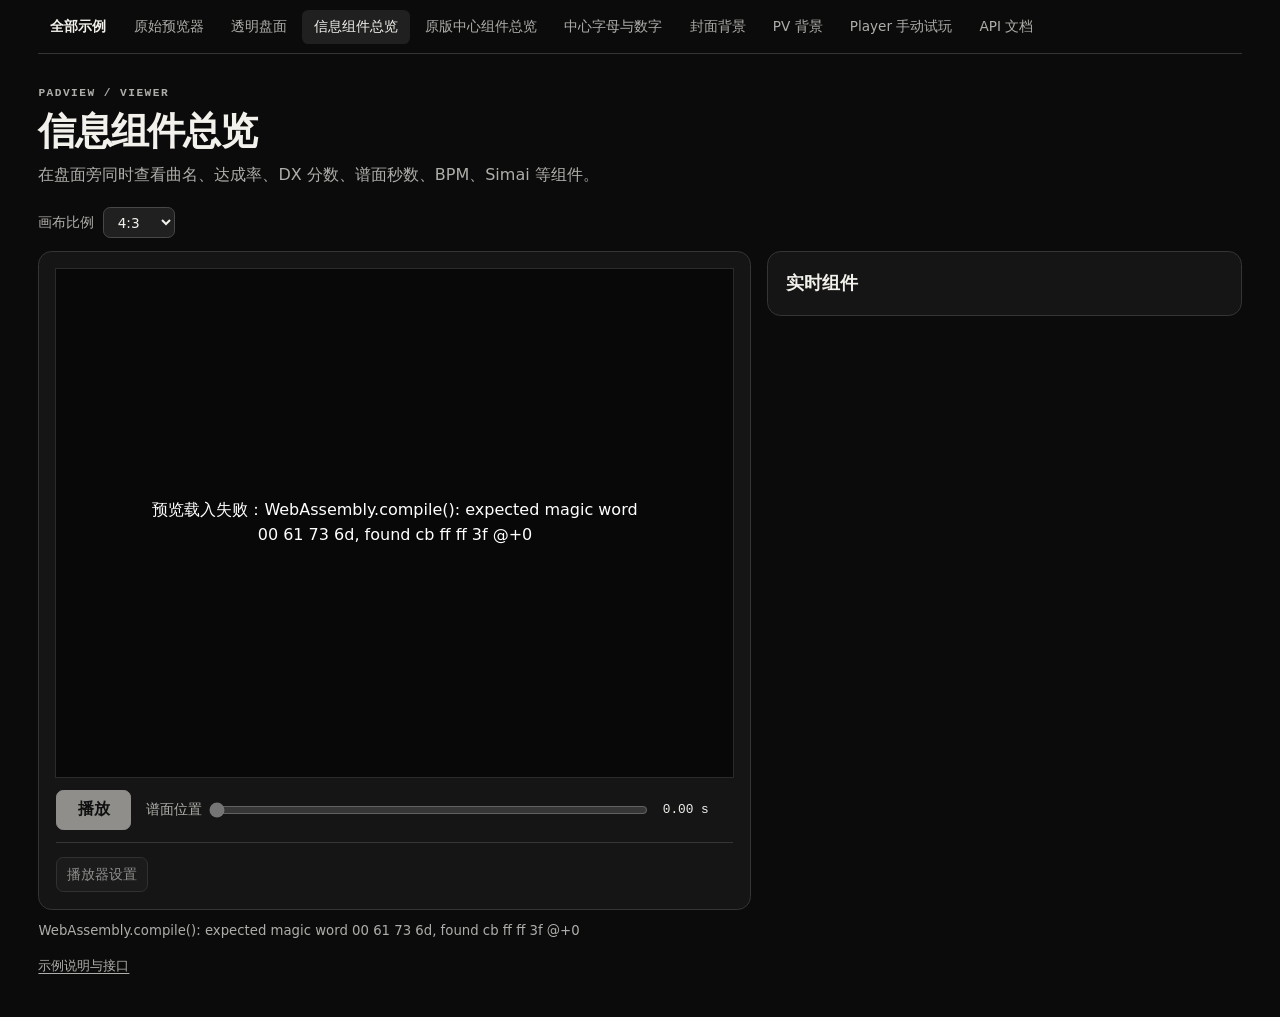
<file: padview/demo/components.html>
<!doctype html>
<html lang="zh-CN" data-standalone-demo><head><meta charset="utf-8"><meta name="viewport" content="width=device-width,initial-scale=1">
<title>信息组件总览 · Padview 示例</title><link rel="stylesheet" href="../layout.css" data-padview-layout-css><link rel="stylesheet" href="./demo.css"></head><body data-example="components"><main>
<nav class="demo-nav" aria-label="示例导航"><a href="./index.html">全部示例</a><a href="./original.html">原始预览器</a><a href="./transparent.html">透明盘面</a><a href="./components.html" aria-current="page">信息组件总览</a><a href="./center.html">原版中心组件总览</a><a href="./labels.html">中心字母与数字</a><a href="./cover.html">封面背景</a><a href="./pv.html">PV 背景</a><a href="./player.html">Player 手动试玩</a><a href="./api.html">API 文档</a></nav><p class="eyebrow">PADVIEW / VIEWER</p><h1>信息组件总览</h1><p>在盘面旁同时查看曲名、达成率、DX 分数、谱面秒数、BPM、Simai 等组件。</p>
<label class="aspect-control">画布比例 <select id="aspect"><option>1:1</option><option selected>4:3</option><option>16:9</option></select></label>
<audio id="music" preload="metadata"></audio><div class="workbench overview-layout"><section aria-label="盘面与播放控制"><div id="stage" class="padview-surface" data-backing="checker" aria-label="谱面预览"></div>
<fieldset id="controls" disabled aria-label="预览控制"><button type="button" id="play">播放</button><label>谱面位置 <input id="seek" type="range" min="0" max="1" value="0" step="any"></label><output id="time" for="seek">0.00 s</output><label id="difficulty-label" hidden>难度 <select id="difficulty"></select></label></fieldset></section>
<aside id="review-sidebar" class="overview-panel"><h2>实时组件</h2><div id="overview-blocks"></div></aside></div>
<p id="notice" role="status">正在加载谱面和配置…</p><a href="./README.md">示例说明与接口</a></main><script type="module" src="./original.js"></script></body></html>
</file>
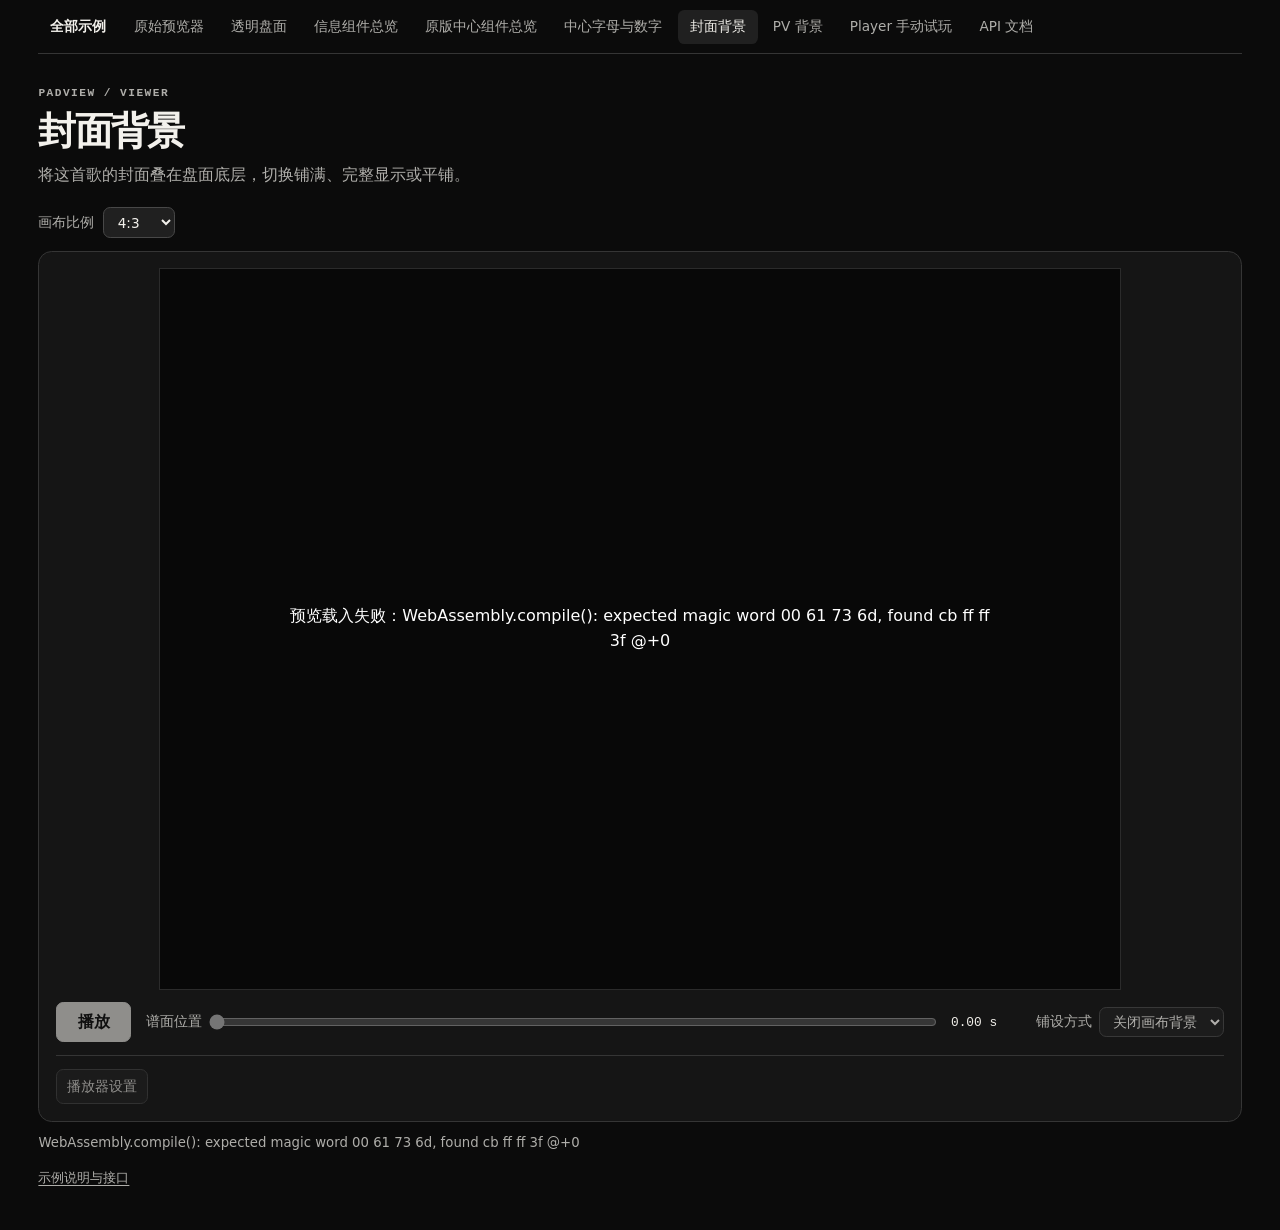
<file: padview/demo/cover.html>
<!doctype html>
<html lang="zh-CN" data-standalone-demo><head><meta charset="utf-8"><meta name="viewport" content="width=device-width,initial-scale=1">
<title>封面背景 · Padview 示例</title><link rel="stylesheet" href="../layout.css" data-padview-layout-css><link rel="stylesheet" href="./demo.css"></head><body data-example="cover"><main>
<nav class="demo-nav" aria-label="示例导航"><a href="./index.html">全部示例</a><a href="./original.html">原始预览器</a><a href="./transparent.html">透明盘面</a><a href="./components.html">信息组件总览</a><a href="./center.html">原版中心组件总览</a><a href="./labels.html">中心字母与数字</a><a href="./cover.html" aria-current="page">封面背景</a><a href="./pv.html">PV 背景</a><a href="./player.html">Player 手动试玩</a><a href="./api.html">API 文档</a></nav><p class="eyebrow">PADVIEW / VIEWER</p><h1>封面背景</h1><p>将这首歌的封面叠在盘面底层，切换铺满、完整显示或平铺。</p>
<label class="aspect-control">画布比例 <select id="aspect"><option>1:1</option><option selected>4:3</option><option>16:9</option></select></label>
<audio id="music" preload="metadata"></audio><div class="workbench demo-single"><section aria-label="盘面与播放控制"><div id="stage" class="padview-surface" data-backing="checker" aria-label="谱面预览"></div>
<fieldset id="controls" disabled aria-label="预览控制"><button type="button" id="play">播放</button><label>谱面位置 <input id="seek" type="range" min="0" max="1" value="0" step="any"></label><output id="time" for="seek">0.00 s</output><label id="difficulty-label" hidden>难度 <select id="difficulty"></select></label><label>铺设方式 <select id="layout"><option value="off">关闭画布背景</option><option value="fill">等比铺满</option><option value="fit">完整显示</option><option value="tile">重复平铺</option></select></label></fieldset></section></div>
<p id="notice" role="status">正在加载谱面和配置…</p><a href="./README.md">示例说明与接口</a></main><script type="module" src="./original.js"></script></body></html>
</file>
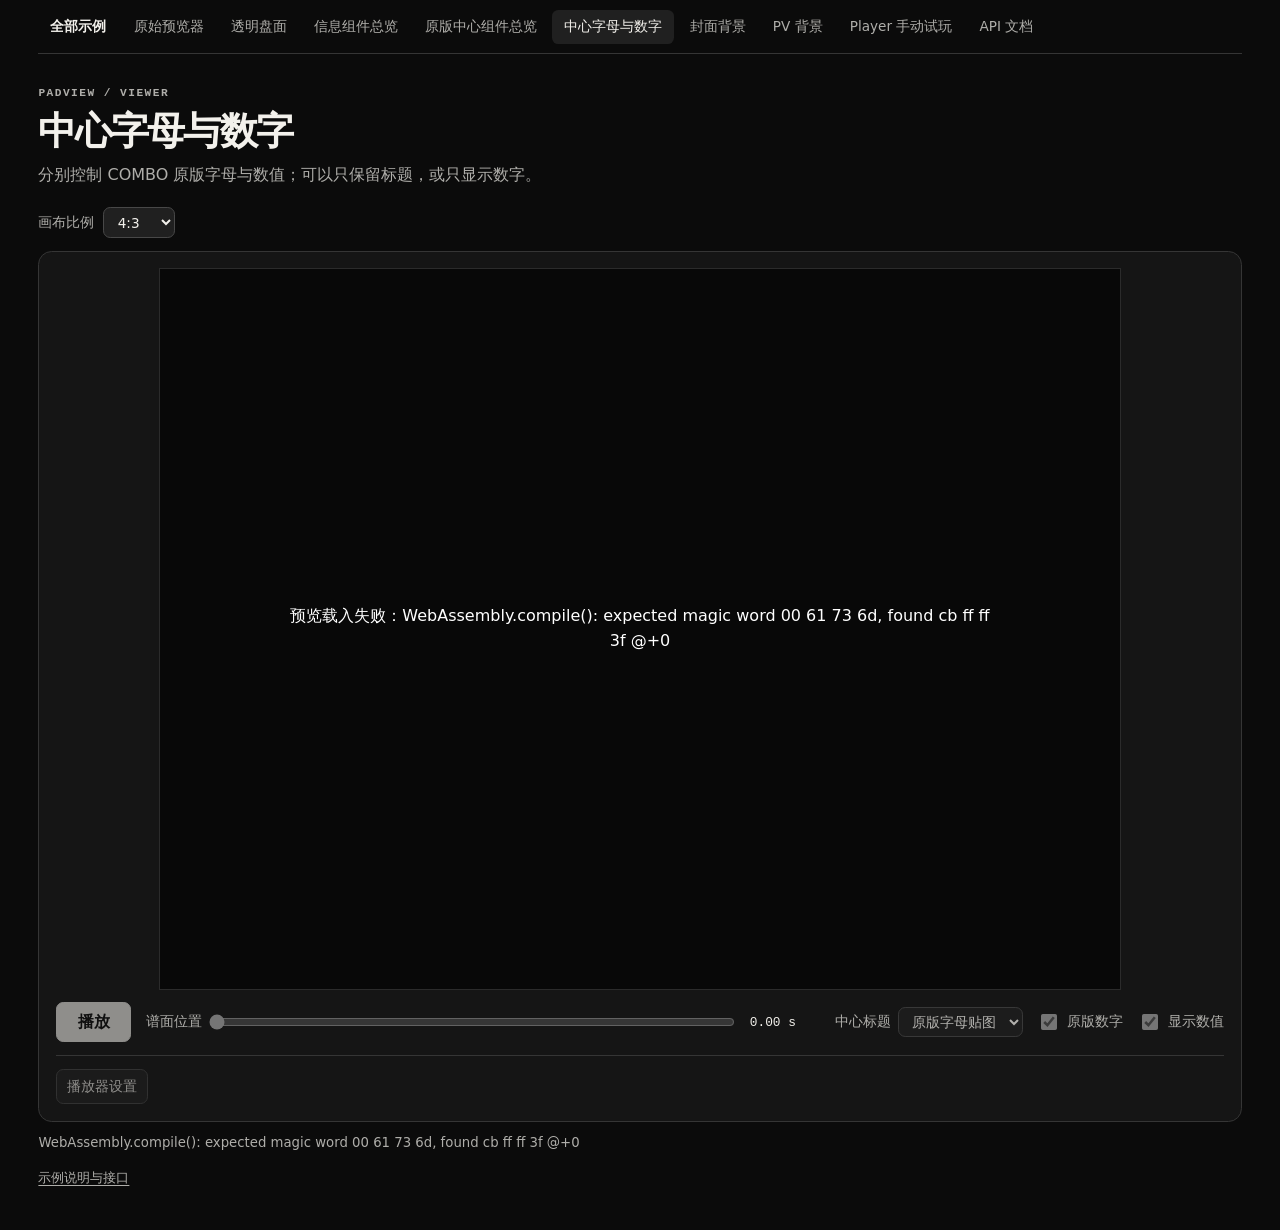
<file: padview/demo/labels.html>
<!doctype html>
<html lang="zh-CN" data-standalone-demo><head><meta charset="utf-8"><meta name="viewport" content="width=device-width,initial-scale=1">
<title>中心字母与数字 · Padview 示例</title><link rel="stylesheet" href="../layout.css" data-padview-layout-css><link rel="stylesheet" href="./demo.css"></head><body data-example="labels"><main>
<nav class="demo-nav" aria-label="示例导航"><a href="./index.html">全部示例</a><a href="./original.html">原始预览器</a><a href="./transparent.html">透明盘面</a><a href="./components.html">信息组件总览</a><a href="./center.html">原版中心组件总览</a><a href="./labels.html" aria-current="page">中心字母与数字</a><a href="./cover.html">封面背景</a><a href="./pv.html">PV 背景</a><a href="./player.html">Player 手动试玩</a><a href="./api.html">API 文档</a></nav><p class="eyebrow">PADVIEW / VIEWER</p><h1>中心字母与数字</h1><p>分别控制 COMBO 原版字母与数值；可以只保留标题，或只显示数字。</p>
<label class="aspect-control">画布比例 <select id="aspect"><option>1:1</option><option selected>4:3</option><option>16:9</option></select></label>
<audio id="music" preload="metadata"></audio><div class="workbench demo-single"><section aria-label="盘面与播放控制"><div id="stage" class="padview-surface" data-backing="checker" aria-label="谱面预览"></div>
<fieldset id="controls" disabled aria-label="预览控制"><button type="button" id="play">播放</button><label>谱面位置 <input id="seek" type="range" min="0" max="1" value="0" step="any"></label><output id="time" for="seek">0.00 s</output><label id="difficulty-label" hidden>难度 <select id="difficulty"></select></label><label>中心标题 <select id="letter-style"><option value="original">原版字母贴图</option><option value="text">文字</option><option value="hidden">隐藏</option></select></label><label><input type="checkbox" id="sprite-digits" checked> 原版数字</label><label><input type="checkbox" id="show-value" checked> 显示数值</label></fieldset></section></div>
<p id="notice" role="status">正在加载谱面和配置…</p><a href="./README.md">示例说明与接口</a></main><script type="module" src="./original.js"></script></body></html>
</file>
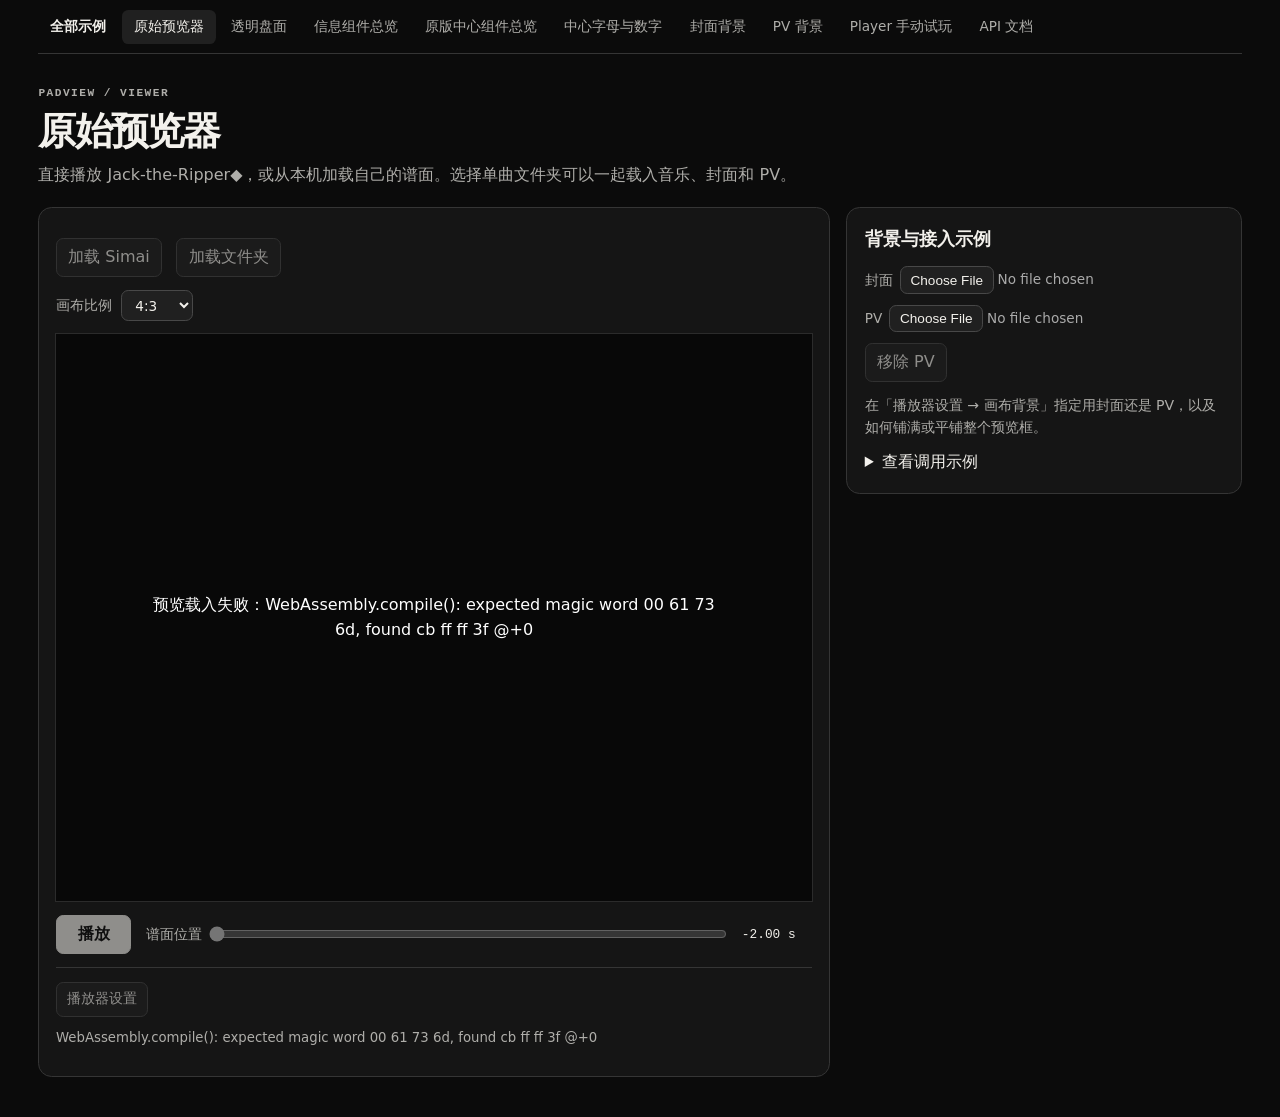
<file: padview/demo/original.html>
<!doctype html>
<html lang="zh-CN" data-standalone-demo>
<head>
  <meta charset="utf-8">
  <meta name="viewport" content="width=device-width,initial-scale=1">
  <title>Padview WASM · 原始预览器</title>
  <link rel="stylesheet" href="../layout.css" data-padview-layout-css>
  <link rel="stylesheet" href="./demo.css">
</head>
<body data-example="original"><main>
  <nav class="demo-nav" aria-label="示例导航"><a href="./index.html">全部示例</a><a href="./original.html" aria-current="page">原始预览器</a><a href="./transparent.html">透明盘面</a><a href="./components.html">信息组件总览</a><a href="./center.html">原版中心组件总览</a><a href="./labels.html">中心字母与数字</a><a href="./cover.html">封面背景</a><a href="./pv.html">PV 背景</a><a href="./player.html">Player 手动试玩</a><a href="./api.html">API 文档</a></nav>
  <p class="eyebrow">PADVIEW / VIEWER</p><h1>原始预览器</h1>
  <p>直接播放 Jack-the-Ripper◆，或从本机加载自己的谱面。选择单曲文件夹可以一起载入音乐、封面和 PV。</p>
  <div class="workbench"><section aria-label="谱面预览">
  <fieldset id="imports" disabled aria-label="本地谱面">
    <button id="load-simai" type="button">加载 Simai</button>
    <input id="simai-file" type="file" accept=".txt,.simai" hidden>
    <button id="load-folder" type="button">加载文件夹</button>
    <input id="song-folder" type="file" webkitdirectory multiple hidden>
    <label id="difficulty-label" hidden>难度 <select id="difficulty"></select></label>
  </fieldset>
  <label class="aspect-control">画布比例 <select id="aspect"><option>1:1</option><option selected>4:3</option><option>16:9</option></select></label>
<audio id="music" preload="auto"></audio>
  <div id="stage" class="padview-surface"></div>
  <fieldset id="controls" disabled>
    <button id="play" type="button">播放</button>
    <label>谱面位置 <input id="seek" type="range" min="-2" max="14" step="any" value="-2"></label>
    <output id="time" for="seek">-2.00 s</output>
  </fieldset>
  <p id="notice" role="status">正在加载示例谱面和引擎…</p>
  </section>
  <aside id="review-sidebar"><h2>背景与接入示例</h2>
  <fieldset id="background" disabled>
    <label>封面 <input id="cover" type="file" accept="image/png,image/jpeg"></label>
    <label>PV <input id="video" type="file" accept="video/*"></label>
    <button id="clear" type="button">移除 PV</button>
  </fieldset>
  <p>在「播放器设置 → 画布背景」指定用封面还是 PV，以及如何铺满或平铺整个预览框。</p>
  <details><summary>查看调用示例</summary>
    <pre><code>const view = mountPadview(stage);
await view.ready;
view.load(JSON.parse(chartJson), { chartJson });
view.setTime(2.5, { seek: true });
view.cover = coverInput;
view.video = videoInput;
view.configure({patch: {
  'params.canvas_background.source': 'cover',
  'params.canvas_background.layout': 'tile',
}});</code></pre>
    <p>宿主提供谱面秒数。有音乐时，本例使用音乐元素的 currentTime 减去谱面 audio_offset；没有音乐时，使用浏览器时钟。<a href="./jack-the-ripper/maidata.txt">查看示例 Simai</a>。</p>
  </details></aside>
</div>
</main>
<script type="module" src="./original.js"></script>
</body></html>
</file>
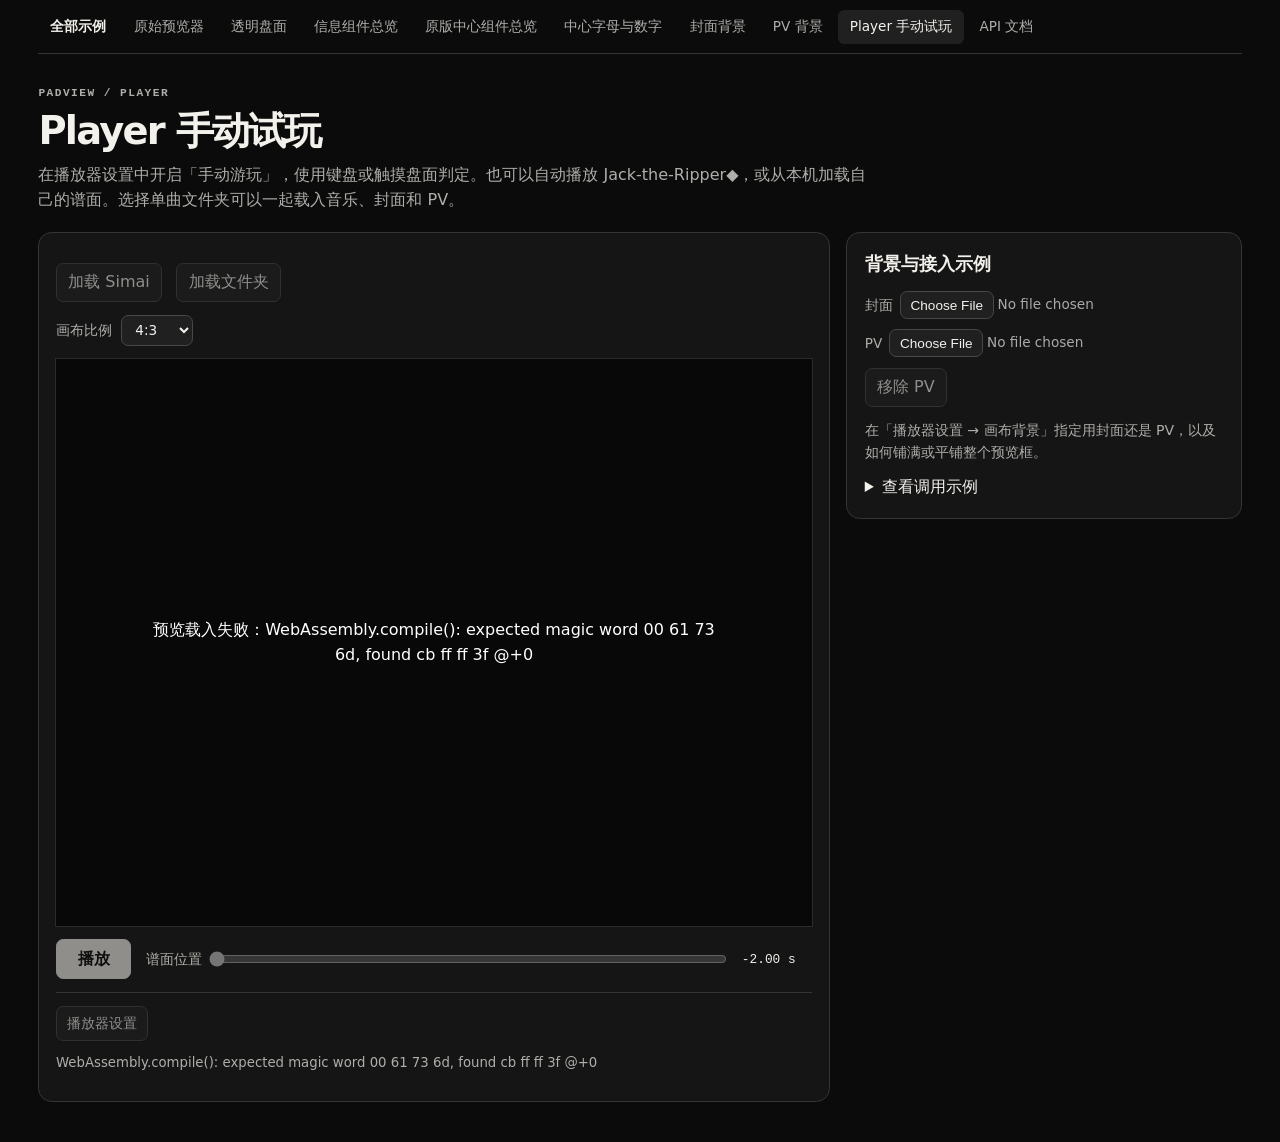
<file: padview/demo/player.html>
<!doctype html>
<html lang="zh-CN" data-standalone-demo>
<head>
  <meta charset="utf-8">
  <meta name="viewport" content="width=device-width,initial-scale=1">
  <title>Padview WASM · Player 手动试玩</title>
  <link rel="stylesheet" href="../layout.css" data-padview-layout-css>
  <link rel="stylesheet" href="./demo.css">
</head>
<body data-example="player"><main>
  <nav class="demo-nav" aria-label="示例导航"><a href="./index.html">全部示例</a><a href="./original.html">原始预览器</a><a href="./transparent.html">透明盘面</a><a href="./components.html">信息组件总览</a><a href="./center.html">原版中心组件总览</a><a href="./labels.html">中心字母与数字</a><a href="./cover.html">封面背景</a><a href="./pv.html">PV 背景</a><a href="./player.html" aria-current="page">Player 手动试玩</a><a href="./api.html">API 文档</a></nav>
  <p class="eyebrow">PADVIEW / PLAYER</p><h1>Player 手动试玩</h1>
  <p>在播放器设置中开启「手动游玩」，使用键盘或触摸盘面判定。也可以自动播放 Jack-the-Ripper◆，或从本机加载自己的谱面。选择单曲文件夹可以一起载入音乐、封面和 PV。</p>
  <div class="workbench"><section aria-label="谱面预览">
  <fieldset id="imports" disabled aria-label="本地谱面">
    <button id="load-simai" type="button">加载 Simai</button>
    <input id="simai-file" type="file" accept=".txt,.simai" hidden>
    <button id="load-folder" type="button">加载文件夹</button>
    <input id="song-folder" type="file" webkitdirectory multiple hidden>
    <label id="difficulty-label" hidden>难度 <select id="difficulty"></select></label>
  </fieldset>
  <label class="aspect-control">画布比例 <select id="aspect"><option>1:1</option><option selected>4:3</option><option>16:9</option></select></label>
<audio id="music" preload="auto"></audio>
  <div id="stage" class="padview-surface"></div>
  <fieldset id="controls" disabled>
    <button id="play" type="button">播放</button>
    <label>谱面位置 <input id="seek" type="range" min="-2" max="14" step="any" value="-2"></label>
    <output id="time" for="seek">-2.00 s</output>
  </fieldset>
  <p id="notice" role="status">正在加载示例谱面和引擎…</p>
  </section>
  <aside id="review-sidebar"><h2>背景与接入示例</h2>
  <fieldset id="background" disabled>
    <label>封面 <input id="cover" type="file" accept="image/png,image/jpeg"></label>
    <label>PV <input id="video" type="file" accept="video/*"></label>
    <button id="clear" type="button">移除 PV</button>
  </fieldset>
  <p>在「播放器设置 → 画布背景」指定用封面还是 PV，以及如何铺满或平铺整个预览框。</p>
  <details><summary>查看调用示例</summary>
    <pre><code>const view = mountPadview(stage, {assetPack: 'player'});
await view.ready;
view.load(JSON.parse(chartJson), { chartJson });
view.setTime(2.5, { seek: true });
view.cover = coverInput;
view.video = videoInput;
view.configure({patch: {
  'params.canvas_background.source': 'cover',
  'params.canvas_background.layout': 'tile',
}});</code></pre>
    <p>宿主提供谱面秒数。有音乐时，本例使用音乐元素的 currentTime 减去谱面 audio_offset；没有音乐时，使用浏览器时钟。<a href="./jack-the-ripper/maidata.txt">查看示例 Simai</a>。</p>
  </details></aside>
</div>
</main>
<script type="module" src="./original.js"></script>
</body></html>
</file>
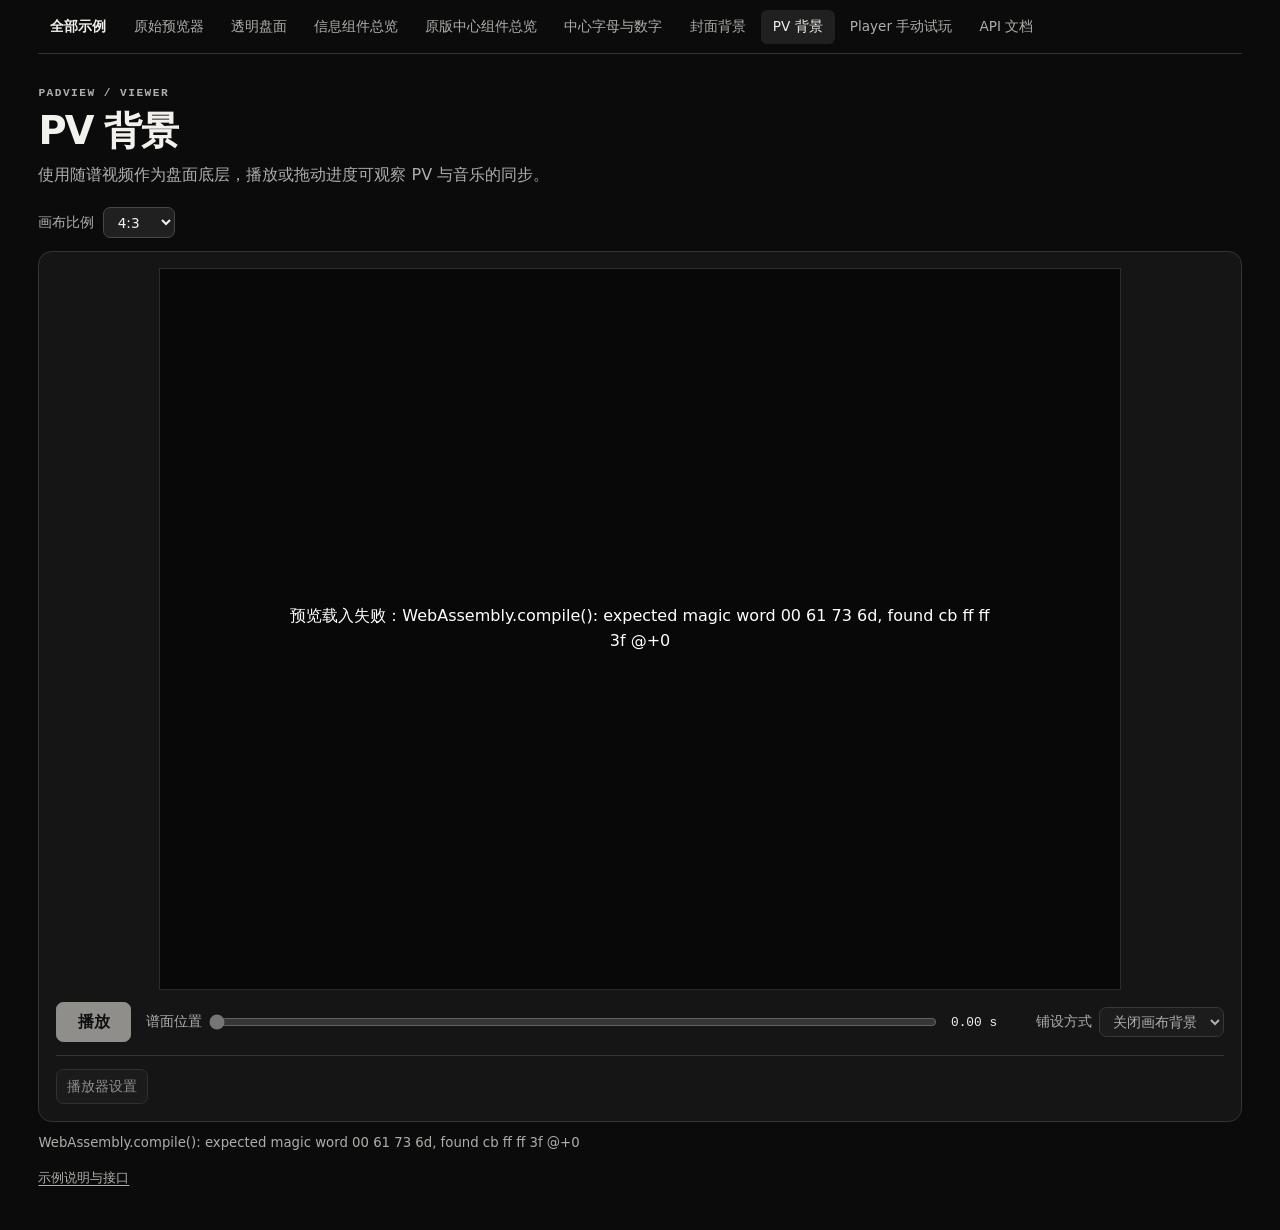
<file: padview/demo/pv.html>
<!doctype html>
<html lang="zh-CN" data-standalone-demo><head><meta charset="utf-8"><meta name="viewport" content="width=device-width,initial-scale=1">
<title>PV 背景 · Padview 示例</title><link rel="stylesheet" href="../layout.css" data-padview-layout-css><link rel="stylesheet" href="./demo.css"></head><body data-example="pv"><main>
<nav class="demo-nav" aria-label="示例导航"><a href="./index.html">全部示例</a><a href="./original.html">原始预览器</a><a href="./transparent.html">透明盘面</a><a href="./components.html">信息组件总览</a><a href="./center.html">原版中心组件总览</a><a href="./labels.html">中心字母与数字</a><a href="./cover.html">封面背景</a><a href="./pv.html" aria-current="page">PV 背景</a><a href="./player.html">Player 手动试玩</a><a href="./api.html">API 文档</a></nav><p class="eyebrow">PADVIEW / VIEWER</p><h1>PV 背景</h1><p>使用随谱视频作为盘面底层，播放或拖动进度可观察 PV 与音乐的同步。</p>
<label class="aspect-control">画布比例 <select id="aspect"><option>1:1</option><option selected>4:3</option><option>16:9</option></select></label>
<audio id="music" preload="metadata"></audio><div class="workbench demo-single"><section aria-label="盘面与播放控制"><div id="stage" class="padview-surface" data-backing="checker" aria-label="谱面预览"></div>
<fieldset id="controls" disabled aria-label="预览控制"><button type="button" id="play">播放</button><label>谱面位置 <input id="seek" type="range" min="0" max="1" value="0" step="any"></label><output id="time" for="seek">0.00 s</output><label id="difficulty-label" hidden>难度 <select id="difficulty"></select></label><label>铺设方式 <select id="layout"><option value="off">关闭画布背景</option><option value="fill">等比铺满</option><option value="fit">完整显示</option><option value="tile">重复平铺</option></select></label></fieldset></section></div>
<p id="notice" role="status">正在加载谱面和配置…</p><a href="./README.md">示例说明与接口</a></main><script type="module" src="./original.js"></script></body></html>
</file>
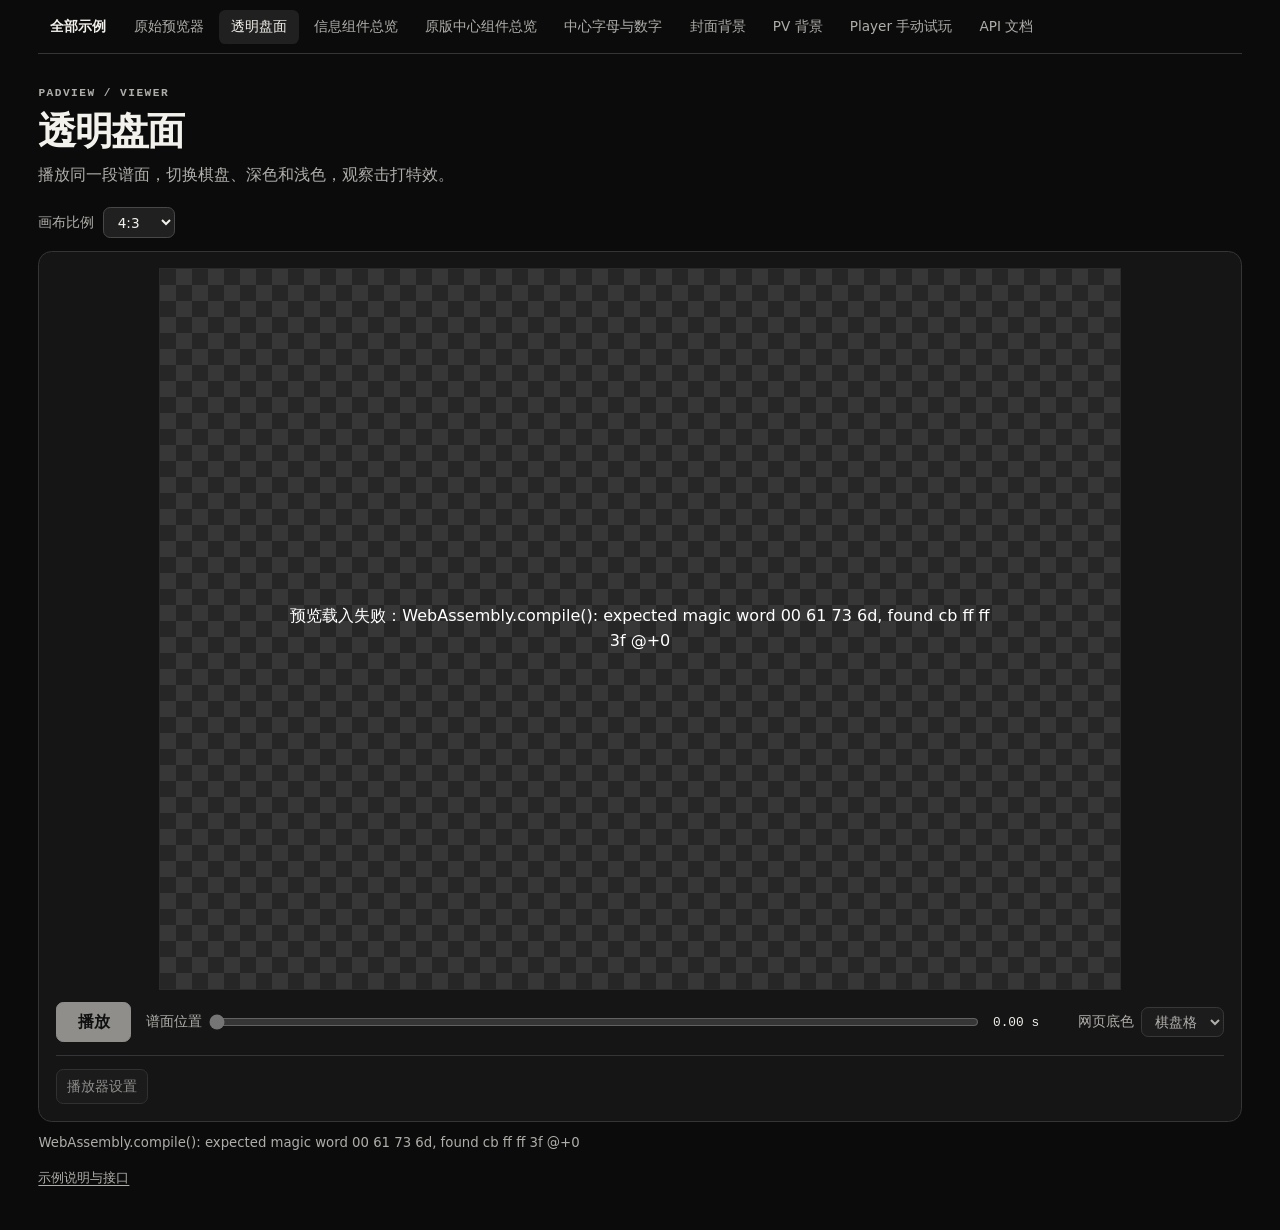
<file: padview/demo/transparent.html>
<!doctype html>
<html lang="zh-CN" data-standalone-demo><head><meta charset="utf-8"><meta name="viewport" content="width=device-width,initial-scale=1">
<title>透明盘面 · Padview 示例</title><link rel="stylesheet" href="../layout.css" data-padview-layout-css><link rel="stylesheet" href="./demo.css"></head><body data-example="transparent"><main>
<nav class="demo-nav" aria-label="示例导航"><a href="./index.html">全部示例</a><a href="./original.html">原始预览器</a><a href="./transparent.html" aria-current="page">透明盘面</a><a href="./components.html">信息组件总览</a><a href="./center.html">原版中心组件总览</a><a href="./labels.html">中心字母与数字</a><a href="./cover.html">封面背景</a><a href="./pv.html">PV 背景</a><a href="./player.html">Player 手动试玩</a><a href="./api.html">API 文档</a></nav><p class="eyebrow">PADVIEW / VIEWER</p><h1>透明盘面</h1><p>播放同一段谱面，切换棋盘、深色和浅色，观察击打特效。</p>
<label class="aspect-control">画布比例 <select id="aspect"><option>1:1</option><option selected>4:3</option><option>16:9</option></select></label>
<audio id="music" preload="metadata"></audio><div class="workbench demo-single"><section aria-label="盘面与播放控制"><div id="stage" class="padview-surface" data-backing="checker" aria-label="谱面预览"></div>
<fieldset id="controls" disabled aria-label="预览控制"><button type="button" id="play">播放</button><label>谱面位置 <input id="seek" type="range" min="0" max="1" value="0" step="any"></label><output id="time" for="seek">0.00 s</output><label id="difficulty-label" hidden>难度 <select id="difficulty"></select></label><label>网页底色 <select id="backing"><option value="checker">棋盘格</option><option value="light">浅色</option><option value="dark">深色</option></select></label></fieldset></section></div>
<p id="notice" role="status">正在加载谱面和配置…</p><a href="./README.md">示例说明与接口</a></main><script type="module" src="./original.js"></script></body></html>
</file>
<file: padview/layout.css>
/* Reserve the Editor's landscape export frame before chart, canvas or HUD load. */
:is(.padview-surface,[data-padview-layout]) {
  container: padview / inline-size;
  isolation: isolate;
  display: block;
  position: relative;
  box-sizing: border-box;
  min-width: 0;
  width: 100%;
  max-width: calc(var(--padview-size, min(650px, 85svh)) * 16 / 9);
  margin-inline: auto;
  aspect-ratio: 16 / 9;
  --pv-board: 56.25cqw;
}
.padview-board {
  position: absolute;
  top: 50%;
  left: 0;
  transform: translateY(-50%);
  width: var(--pv-board);
  aspect-ratio: 1;
  container-type: inline-size;
  overflow: hidden;
}
.padview-board canvas { position: absolute; inset: 0; width: 100%; height: 100%; touch-action: auto; }
.padview-board canvas[data-playable=true] { touch-action: none; }
.padview-info {
  position: absolute;
  inset: 0 0 0 var(--pv-board);
  min-width: 0;
  box-sizing: border-box;
  overflow: auto;
}
[data-padview-layout=overlay] > .padview-board { left: 50%; transform: translate(-50%, -50%); }
[data-padview-layout=overlay] > .padview-info { inset: 0; overflow: visible; }

/* An independently opened transparent surface follows its host window (e.g. OBS). */
body[data-padview-layout=overlay] {
  height: 100svh;
  max-width: none;
  aspect-ratio: auto;
  --pv-board: min(100cqw, 100svh);
}

/* Below both the square board and the selectable HTML information. */
.padview-backdrop { position:absolute; inset:0; z-index:-1; overflow:hidden; pointer-events:none; background:black; }
.padview-backdrop > * { position:absolute; inset:0; width:100%; height:100%; }
.padview-backdrop[hidden], .padview-backdrop > [hidden] { display:none !important; }

.padview-backdrop::after {
  content:""; position:absolute; inset:0; background:rgb(0 0 0 / var(--pv-outer-dim));
}
.padview-backdrop[data-pad-brightness]::after {
  --r:calc(var(--pv-board) * var(--pv-mask-ratio, 0.42));
  background:radial-gradient(circle at var(--pv-pad-x, 50%) 50%, rgb(0 0 0 / var(--pv-inner-dim)) calc(var(--r) - .5px), rgb(0 0 0 / var(--pv-outer-dim)) var(--r));
}
[data-padview-layout=flow] > .padview-backdrop { --pv-pad-x:calc(var(--pv-board) / 2); }
</file>
<file: padview/demo/demo.css>
:root {
  color-scheme: dark;
  --base: #0b0b0b;
  --surface: #151515;
  --raised: #202020;
  --line: #353535;
  --ink: #f3f1ec;
  --muted: #afaeaa;
  --mono: ui-monospace, "SFMono-Regular", Consolas, monospace;
  font: 16px/1.55 system-ui, sans-serif;
  color: var(--ink);
  background: var(--base);
}
body { margin: 0 }
main { max-width: 96rem; margin: auto; padding: 0 clamp(1rem, 3vw, 3rem) 2.5rem }
h1, h2, h3, p { margin: 0 }
h1 { font-size: clamp(1.65rem, 3vw, 2.65rem); line-height: 1.18; letter-spacing: -.045em }
h2 { font-size: 1.1rem }
main > h1 + p, .catalog-intro p:last-child { margin: .6rem 0 1.2rem; max-width: 52em; color: var(--muted) }
a { color: var(--ink); text-underline-offset: .22em }
:focus-visible { outline: 2px solid var(--ink); outline-offset: 2px }
[hidden] { display: none !important }
pre { overflow: auto; padding: .85rem; border-radius: .45rem; background: var(--base); font: .78rem/1.65 var(--mono) }
button, input, select, textarea { box-sizing: border-box; max-width: 100%; font: inherit; accent-color: var(--ink) }
button, select, input:is([type=text], [type=number], [type=search]), textarea, ::file-selector-button {
  border: 1px solid #484848; border-radius: .45rem; background: var(--raised); color: var(--ink); padding: .4em .7em;
}
button, select, ::file-selector-button { cursor: pointer }
button:disabled { cursor: default; opacity: .55 }
button:enabled:hover, select:hover { border-color: #82817e }
input[type=range] { cursor: pointer; margin-inline: 0 }
input[type=checkbox] { inline-size: 1rem; block-size: 1rem; vertical-align: middle }
.eyebrow, .demo-grid small, .catalog-heading span {
  color: var(--muted); font: 600 .7rem/1.4 var(--mono); letter-spacing: .13em;
}
.eyebrow { margin: clamp(1rem, 2.5vw, 2rem) 0 .4rem }
.masthead, .demo-nav { border-bottom: 1px solid var(--line); min-height: 3.4rem; display: flex; align-items: center }
.masthead { justify-content: space-between }
.masthead strong { font-size: .98rem; letter-spacing: -.025em }
.masthead strong span { color: #777; padding: 0 .4rem }
.masthead a, main > a, .catalog footer { font-size: .82rem; color: var(--muted) }
.catalog { max-width: 79rem }
.catalog-intro { display: flex; align-items: center; justify-content: space-between; gap: 1rem; padding: clamp(1rem, 3vw, 2.5rem) 0; border-bottom: 1px solid var(--line) }
.catalog-intro .eyebrow { margin: 0 0 .8rem }
.catalog-intro h1 { font-size: clamp(2.4rem, 5vw, 4.4rem) }
.catalog-intro p:last-child { margin-bottom: 0 }
.dial { flex: none; width: clamp(8rem, 25vw, 22rem); color: #a6a49e }
.catalog-heading { display: flex; align-items: baseline; justify-content: space-between; margin: 1.7rem 0 .8rem }
.demo-grid { display: grid; grid-template-columns: repeat(4, minmax(0,1fr)); gap: .65rem }
.demo-grid a {
  position: relative; display: flex; flex-direction: column; align-items: start; padding: clamp(.9rem,1.5vw,1.4rem);
  border: 1px solid var(--line); border-radius: .75rem; text-decoration: none; background: var(--surface);
}
.demo-grid a:first-child { grid-column: span 2; background: linear-gradient(110deg,#282828,#191919) }
.demo-grid a::after { content: "↗" / ""; position: absolute; top: .85rem; right: .95rem; color: var(--muted) }
.demo-grid a:is(:hover,:focus-visible) { background: var(--raised); border-color: #858480 }
.demo-grid h2 { margin: 1.5rem 0 .4rem; font-size: 1.12rem; line-height: 1.35 }
.demo-grid p, .catalog footer { font-size: .86rem; color: var(--muted) }
.catalog footer { margin-top: 1.5rem }
.demo-nav { flex-wrap: wrap; gap: .2rem; padding: .4rem 0; box-sizing: border-box }
.demo-nav a { padding: .4rem .75rem; color: var(--muted); border-radius: .4rem; text-decoration: none; font-size: .85rem }
.demo-nav a:first-child { font-weight: 650; color: var(--ink) }
.demo-nav a:hover, .demo-nav a[aria-current=page] { color: var(--ink); background: var(--raised) }

.workbench { display: grid; grid-template-columns: minmax(0,2fr) minmax(19rem,1fr); gap: 1rem; align-items: start }
.workbench > * { min-width: 0 }
.demo-single:not(.settings-open) { grid-template-columns: minmax(0,1fr) }
.workbench > section:first-child, #review-sidebar, #settings-panel {
  background: var(--surface); border: 1px solid var(--line); border-radius: .85rem;
}
.workbench > section:first-child { padding: clamp(.6rem,1.3vw,1.15rem) }
#review-sidebar, #settings-panel { padding: clamp(.8rem,1.4vw,1.2rem) }
#review-sidebar > p, #review-sidebar details p { color: var(--muted); font-size: .88rem; margin: .7rem 0 }
#review-sidebar summary { cursor: pointer }
#stage { background: #080808; outline: 1px solid #ffffff18 }
#stage.padview-surface { --ratio:1.33333333; --pv-board:75cqw; aspect-ratio:var(--ratio); max-width:min(100%,calc(80svh * var(--ratio))) }
#stage[data-aspect="1:1"] { --ratio:1; --pv-board:100cqw }
#stage[data-aspect="16:9"] { --ratio:1.77777778; --pv-board:56.25cqw }
[data-example=transparent] #stage[data-backing=checker] { background: repeating-conic-gradient(#373737 0 25%,#262626 0 50%) 0 0/32px 32px }
[data-example=transparent] #stage[data-backing=light] { background: #ededeb }
[data-example=transparent] #stage[data-backing=dark] { background: #080808 }
.aspect-control, #controls label, #imports label, #background label { color: var(--muted); font-size: .85rem }
.aspect-control { display: inline-flex; align-items: center; gap: .55rem; margin: 0 0 .8rem }
#imports, #controls, #background { display: flex; flex-wrap: wrap; align-items: center; gap: .65rem .9rem; border: 0; padding: 0; min-width: 0; margin: 0 }
#background, #imports { margin: .8rem 0 }
#controls { margin: .85rem 0; padding-bottom: .8rem; border-bottom: 1px solid var(--line) }
#controls label, #background label { display: inline-flex; flex-wrap: wrap; align-items: center; gap: .45rem }
#background label { width: 100%; min-width: 0 }
#controls label:has(#seek) { flex: 1 1 11rem }
#seek { flex: 1; min-width: 3rem }
#play { background: var(--ink); border-color: var(--ink); color: var(--base); font-weight: 700; min-width: 4.7rem }
#play:enabled:hover { background: #fff }
#time { font: .8rem var(--mono); font-variant-numeric: tabular-nums; color: var(--ink); min-width: 5.5em }
#notice { margin: .7rem 0; color: var(--muted); font-size: .83rem }
#settings-open { font-size: .88rem }
#settings-warning { color: #f5c58e; font-size: .85rem }
#settings-panel {
  box-sizing: border-box; position: sticky; top: .5rem; height: calc(100dvh - 1rem);
  display: flex; flex-direction: column; gap: .55rem; container: settings / inline-size; font-size: .875rem;
}
.settings-heading, .settings-filters label { display: flex; gap: .5rem; align-items: center; justify-content: space-between }
.settings-filters input { flex: 1; min-width: 0 }
#settings-panel > small, #settings-panel > label { color: var(--muted) }
#settings-group, .settings-actions { display: flex; gap: .35rem; overflow-x: auto; scrollbar-width: thin; padding: 3px }
#settings-group { margin-top: .4rem }
#settings-group button, .settings-actions button { flex: none; font-size: .82rem }
#settings-group [aria-pressed=true] { background: var(--ink); color: var(--base); border-color: var(--ink) }
#settings-fields { flex: 1; min-height: 0; overflow: auto; overscroll-behavior: contain; scrollbar-width: thin; padding: 2px }
.settings-section, .viewer-component-fields { display: grid; grid-template-columns: repeat(2,minmax(0,1fr)); gap: .5rem }
.settings-section h3, .viewer-setting-components, .viewer-component-wide { grid-column: 1/-1 }
.settings-section h3 { margin: .8rem 0 .2rem; font-size: .95rem }
.viewer-setting, .viewer-component { min-width: 0; border: 1px solid var(--line); border-radius: .5rem; padding: .65rem; background: #1b1b1b }
.viewer-setting { display: grid; grid-template-columns: minmax(0,1fr) auto; gap: .4rem; align-content: start; align-items: center }
.viewer-setting input[type=number] { width: 5rem; font-family: var(--mono) }
.viewer-setting input[type=checkbox] { justify-self: end }
.viewer-setting > :is(input[type=range],input[type=text],.pv-setting-choice,small) { grid-column: 1/-1; width: 100%; min-width: 0 }
.viewer-setting-components { display: block }
.viewer-component { margin: .4rem 0 }
.viewer-component summary { display: flex; align-items: center; gap: .35rem; cursor: pointer }
.viewer-component summary span { flex: 1 }
.viewer-component-fields { min-width: 0; margin: .5rem 0 0; padding: 0; border: 0 }
.viewer-component-fields label { display: grid; min-width: 0; gap: .2rem }
.viewer-component-fields :is(input:not([type=checkbox]),select,textarea) { width: 100%; min-width: 0 }
#settings-status, .viewer-setting small, .viewer-components > p { margin: 0; color: var(--muted); font-size: .8rem }
.overview-layout { grid-template-columns: minmax(0,3fr) minmax(0,2fr) }
#overview-blocks .flow { grid-template-columns: repeat(auto-fit,minmax(min(100%,9rem),1fr)); gap: .5rem }
#overview-blocks [data-block] { min-width: 0; padding: .5rem; border: 1px solid var(--line); background: #101010; border-radius: .45rem; overflow-wrap: anywhere }
#overview-blocks [data-kind=pad_center] output { text-align: center }
[data-example=labels] #stage [data-block="0"][data-kind=pad_center] { translate: 0 -50%; --pv-stat-layout: grid }
@container settings (max-width: 26rem) { .settings-section { grid-template-columns: minmax(0,1fr) } }
@media (max-width: 900px) { .demo-grid { grid-template-columns: repeat(2,minmax(0,1fr)) } }
@media (max-width: 680px) {
  .workbench { grid-template-columns: minmax(0,1fr) }
  #settings-panel { position: relative; top: auto; height: 85dvh }
  .demo-nav { gap: .1rem }
  .demo-nav a { padding: .35rem .45rem }
  .catalog-intro { display: grid; grid-template-columns: minmax(0,1fr) auto }
  .catalog-intro > div { display: contents }
  .catalog-intro .eyebrow { grid-area: 1/1; align-self: end; margin: 0 }
  .catalog-intro h1 { grid-area: 2/1; align-self: start }
  .catalog-intro p:last-child { grid-column: span 2; margin: 0 }
  .dial { grid-area: 1/2/span 2; width: clamp(5rem,24vw,8rem) }
}
@media (max-width: 440px) {
  .demo-grid { grid-template-columns: minmax(0,1fr) }
  .demo-grid a:first-child { grid-column: auto }
  .demo-grid h2 { margin-top: .55rem }
}
@media (orientation: landscape) and (max-height: 540px) {
  #settings-panel { gap: .25rem; padding: .5rem }
  #settings-status { max-height: 2.8em; overflow: auto }
}

.api-doc { max-width: 79rem }
.api-grid { display: grid; grid-template-columns: 12rem minmax(0, 1fr); align-items: start; gap: clamp(1rem, 4vw, 4rem); border-top: 1px solid var(--line); padding-top: 1.5rem }
.api-grid > nav { display: grid; position: sticky; top: 1rem; gap: .18rem }
.api-grid > nav a { color: var(--muted); padding: .32rem .5rem; font-size: .88rem; text-decoration: none }
.api-grid > nav a:hover, .api-grid > nav a:focus-visible { color: var(--ink); background: var(--raised) }
.api-doc section { scroll-margin-top: 1rem; margin-bottom: 2rem; padding-bottom: 1.5rem; border-bottom: 1px solid var(--line); overflow-wrap: anywhere }
.api-doc section h2 { font-size: 1.45rem; margin-bottom: .8rem }
.api-doc section p + p, .api-doc section pre { margin: .8rem 0 }
.api-doc section pre { border: 1px solid var(--line); background: var(--surface); white-space: pre; overflow-wrap: normal }
.api-doc dt { font-weight: 650; margin: 1.15rem 0 .25rem }
.api-doc dd { color: #c4c4bf; margin: 0 }
.api-doc code { font-family: var(--mono); font-size: .9em }
.api-doc #api-filter { margin: .75rem .5rem .75rem 0 }
.api-doc #api-fields details { border-top: 1px solid var(--line); padding: .55rem 0 }
.api-doc summary { cursor: pointer; font-weight: 650 }
.api-setting { display: grid; gap: .25rem; padding: .7rem .5rem; border-top: 1px solid var(--line) }
.api-setting:first-of-type { margin-top: .6rem }
.api-setting small, #api-count { color: var(--muted) }
.api-option { display: inline-block; margin: .12rem .4rem .12rem 0; padding: .15rem .4rem; background: var(--surface); border-radius: .25rem; font-size: .85rem }
@media (max-width: 680px) {
  .api-grid { grid-template-columns: minmax(0, 1fr); gap: 1rem }
  .api-grid > nav { position: static; grid-template-columns: repeat(2, minmax(0, 1fr)) }
}
</file>
